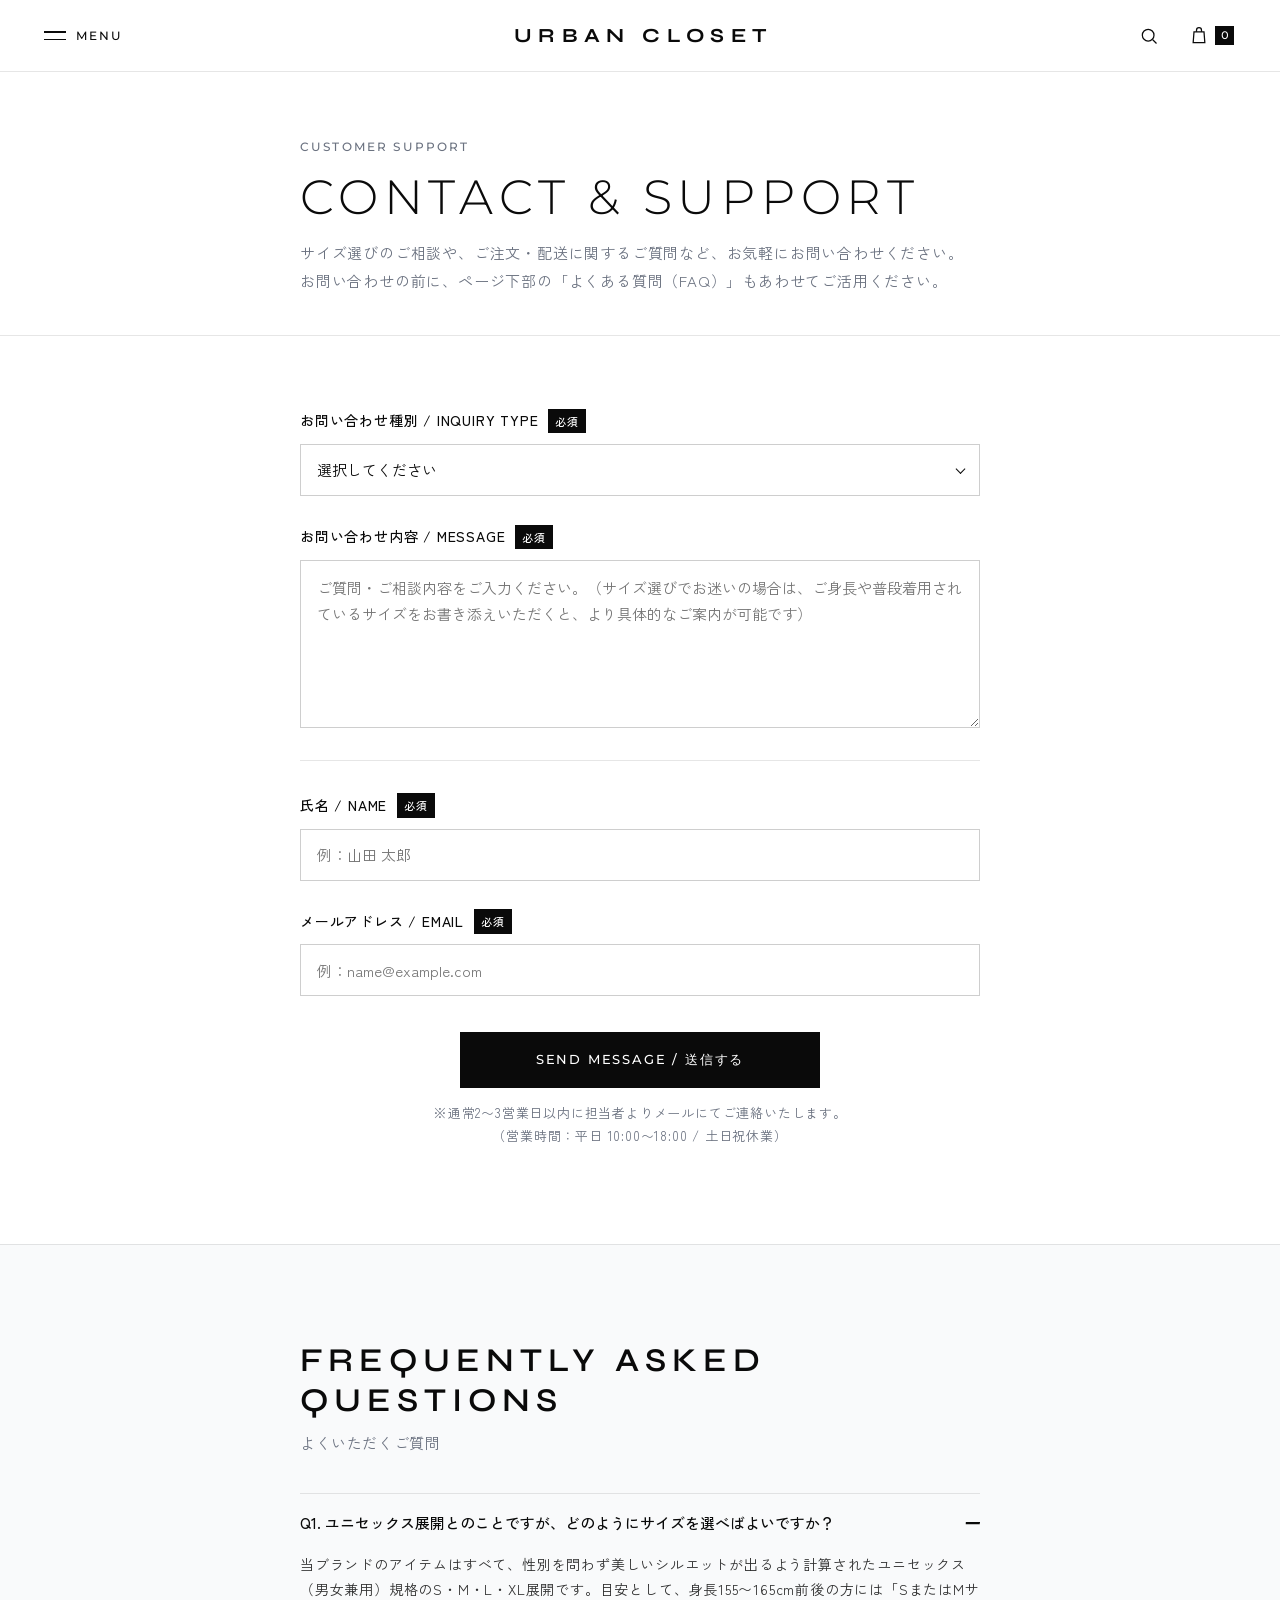
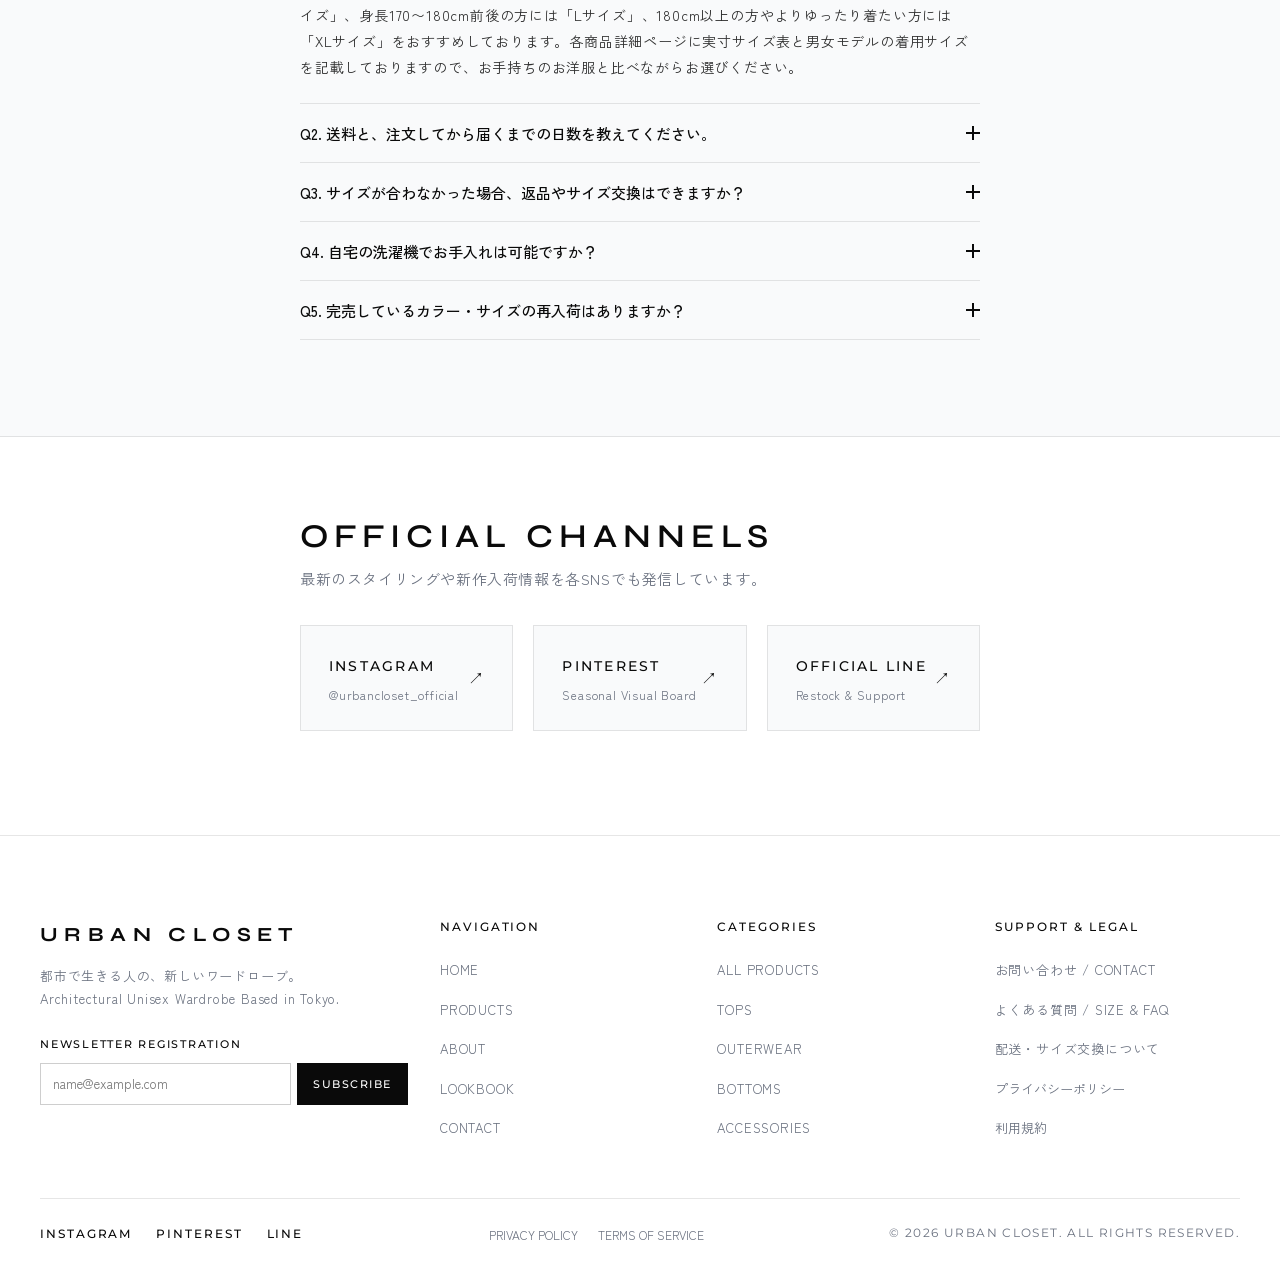
<file: contact.html>
﻿<!DOCTYPE html>
<html lang="ja">
<head>
  <meta charset="UTF-8">
  <meta name="viewport" content="width=device-width, initial-scale=1.0">
  <!-- ★CONTACTページのタイトル・説明文を変更したい場合はここを編集してください -->
  <title>CONTACT（お問い合わせ＆よくある質問） | URBAN CLOSET（アーバンクローゼット）</title>
  <meta name="description" content="URBAN CLOSET カスタマーサポートへのお問い合わせフォームおよびよくある質問（サイズ選び・送料・サイズ交換・お手入れ・再入荷）。">
  <link rel="icon" type="image/svg+xml" href="data:image/svg+xml,%3Csvg xmlns='http://www.w3.org/2000/svg' viewBox='0 0 64 64'%3E%3Crect width='64' height='64' fill='%230A0A0A'/%3E%3Ctext x='32' y='41' text-anchor='middle' font-family='Helvetica Neue,Arial,sans-serif' font-size='24' font-weight='400' letter-spacing='2' fill='%23FFFFFF'%3EUC%3C/text%3E%3C/svg%3E">
  <link rel="preconnect" href="https://fonts.googleapis.com">
  <link rel="preconnect" href="https://fonts.gstatic.com" crossorigin>
  <link href="https://fonts.googleapis.com/css2?family=Montserrat:wght@300;400;500;600;700&family=Syne:wght@400;500;600;700&family=Zen+Kaku+Gothic+New:wght@300;400;500;700&family=Inter:wght@300;400;500&display=swap" rel="stylesheet">
  <link rel="stylesheet" href="css/style.css">
</head>
<body>

  <!-- ========================================================================
       共通グローバルヘッダー（全6ページ完全統一）
       ======================================================================== -->
  <header class="site-header">
    <div class="site-header__inner">
      <button type="button" class="header-menu-btn" id="menuOpenBtn" aria-label="メニューを開く" aria-expanded="false" aria-controls="fullscreenMenu">
        <span class="header-menu-btn__bars" aria-hidden="true">
          <span></span>
          <span></span>
        </span>
        <span class="header-menu-btn__label">MENU</span>
      </button>

      <a href="index.html" class="header-logo">URBAN CLOSET</a>

      <div class="header-actions">
        <button type="button" class="header-icon-btn" id="searchToggleBtn" aria-label="商品を検索する">
          <svg viewBox="0 0 24 24" aria-hidden="true">
            <circle cx="11" cy="11" r="7"></circle>
            <line x1="16.5" y1="16.5" x2="21" y2="21"></line>
          </svg>
        </button>
        <button type="button" class="header-icon-btn" id="cartOpenBtn" aria-label="ショッピングカートを開く">
          <svg viewBox="0 0 24 24" aria-hidden="true">
            <path d="M6 7h12l1 13H5L6 7z"></path>
            <path d="M9 7V5a3 3 0 0 1 6 0v2"></path>
          </svg>
          <span class="cart-badge js-cart-count">0</span>
        </button>
      </div>
    </div>
  </header>

  <!-- リアルタイム商品検索パネル -->
  <div class="search-panel" id="searchPanel" aria-hidden="true">
    <div class="search-panel__inner">
      <form class="search-form" id="headerSearchForm" role="search">
        <label for="headerSearchInput" class="sr-only">キーワードで商品を検索</label>
        <input type="search" id="headerSearchInput" class="search-form__input" placeholder="商品名・カテゴリー・素材で検索（例：コート、リネン、パンツ）" autocomplete="off">
        <button type="submit" class="search-form__submit">SEARCH</button>
        <button type="button" class="search-form__close" id="searchCloseBtn" aria-label="検索パネルを閉じる">×</button>
      </form>
      <div class="search-results" id="searchResultsContainer"></div>
    </div>
  </div>

  <!-- フルスクリーン黒背景ナビゲーションメニュー（HOME / PRODUCTS / ABOUT / LOOKBOOK / CONTACT） -->
  <nav class="fullscreen-menu" id="fullscreenMenu" aria-hidden="true" aria-label="メインナビゲーション">
    <div class="fullscreen-menu__top">
      <button type="button" class="fullscreen-menu__close" id="menuCloseBtn" aria-label="メニューを閉じる">CLOSE ×</button>
      <a href="index.html" class="fullscreen-menu__logo">URBAN CLOSET</a>
      <span></span>
    </div>
    <div class="fullscreen-menu__body">
      <ul class="fullscreen-menu__list">
        <li class="fullscreen-menu__item">
          <a href="index.html" class="fullscreen-menu__link">
            <span class="fullscreen-menu__num">01</span>
            <span class="fullscreen-menu__en">HOME</span>
            <span class="fullscreen-menu__ja">トップ</span>
          </a>
        </li>
        <li class="fullscreen-menu__item">
          <a href="products.html" class="fullscreen-menu__link">
            <span class="fullscreen-menu__num">02</span>
            <span class="fullscreen-menu__en">PRODUCTS</span>
            <span class="fullscreen-menu__ja">商品一覧</span>
          </a>
        </li>
        <li class="fullscreen-menu__item">
          <a href="about.html" class="fullscreen-menu__link">
            <span class="fullscreen-menu__num">03</span>
            <span class="fullscreen-menu__en">ABOUT</span>
            <span class="fullscreen-menu__ja">ブランドストーリー</span>
          </a>
        </li>
        <li class="fullscreen-menu__item">
          <a href="lookbook.html" class="fullscreen-menu__link">
            <span class="fullscreen-menu__num">04</span>
            <span class="fullscreen-menu__en">LOOKBOOK</span>
            <span class="fullscreen-menu__ja">2026 SPRING ルックブック</span>
          </a>
        </li>
        <li class="fullscreen-menu__item">
          <a href="contact.html" class="fullscreen-menu__link">
            <span class="fullscreen-menu__num">05</span>
            <span class="fullscreen-menu__en">CONTACT</span>
            <span class="fullscreen-menu__ja">お問い合わせ・FAQ</span>
          </a>
        </li>
      </ul>
    </div>
    <div class="fullscreen-menu__bottom">
      <div class="fullscreen-menu__sublinks">
        <a href="products.html?category=TOPS">TOPS</a>
        <a href="products.html?category=OUTERWEAR">OUTERWEAR</a>
        <a href="products.html?category=BOTTOMS">BOTTOMS</a>
        <a href="products.html?category=ACCESSORIES">ACCESSORIES</a>
      </div>
      <div class="fullscreen-menu__sublinks">
        <a href="https://www.instagram.com/" target="_blank" rel="noopener noreferrer">INSTAGRAM</a>
        <a href="https://www.pinterest.jp/" target="_blank" rel="noopener noreferrer">PINTEREST</a>
        <a href="https://line.me/" target="_blank" rel="noopener noreferrer">LINE</a>
      </div>
    </div>
  </nav>

  <!-- 右スライド式ミニカート -->
  <div class="drawer-backdrop" id="drawerBackdrop"></div>
  <aside class="cart-drawer" id="cartDrawer" aria-hidden="true" aria-label="ショッピングカート">
    <div class="cart-drawer__header">
      <h2 class="cart-drawer__title">SHOPPING CART (<span id="cartDrawerCount">0</span>)</h2>
      <button type="button" class="cart-drawer__close" id="cartCloseBtn" aria-label="カートを閉じる">×</button>
    </div>
    <div class="cart-shipping-bar">
      <p class="cart-shipping-bar__text" id="cartShippingText">¥15,000（税込）以上のお買い上げで国内送料無料</p>
      <div class="cart-shipping-bar__track">
        <div class="cart-shipping-bar__fill" id="cartShippingFill"></div>
      </div>
    </div>
    <div class="cart-drawer__body" id="cartDrawerBody"></div>
    <div class="cart-drawer__footer" id="cartDrawerFooter">
      <div class="cart-subtotal">
        <span class="cart-subtotal__label">SUBTOTAL（税込）</span>
        <span class="cart-subtotal__amount" id="cartSubtotalAmount">¥0</span>
      </div>
      <p class="cart-shipping-note">※送料は¥15,000以上のご注文で無料（通常全国一律 ¥660）</p>
      <div class="cart-drawer__buttons">
        <button type="button" class="btn-primary" id="cartCheckoutBtn"><span class="ib">PROCEED TO CHECKOUT /</span> <span class="ib">ご購入手続きへ</span></button>
        <button type="button" class="btn-outline" id="cartContinueBtn"><span class="ib">CONTINUE SHOPPING /</span> <span class="ib">買い物を続ける</span></button>
      </div>
      <div class="cart-checkout-feedback" id="cartCheckoutFeedback" role="status"></div>
    </div>
  </aside>

  <!-- ========================================================================
       PAGE 06：CONTACT（お問い合わせフォーム・FAQ 5項目・SNSリンク）
       ======================================================================== -->
  <main>
    <section class="page-hero">
      <div class="container container--narrow">
        <span class="eyebrow">CUSTOMER SUPPORT</span>
        <h1 class="page-hero__title en-display">CONTACT &amp; SUPPORT</h1>
        <p class="page-hero__lead lead-copy">
          <span class="ib">サイズ選びのご相談や、</span><span class="ib">ご注文・配送に関するご質問など、</span><span class="ib">お気軽にお問い合わせください。</span><br>
          <span class="ib">お問い合わせの前に、</span><span class="ib">ページ下部の「よくある質問（FAQ）」もあわせてご活用ください。</span>
        </p>
      </div>
    </section>

    <!-- ======================================================================
         お問い合わせフォーム（社内共通ルール厳守：種別→内容→氏名→メールアドレスの順）
         ====================================================================== -->
    <section class="contact-section" aria-labelledby="contactFormHeading">
      <div class="container container--narrow">
        <h2 id="contactFormHeading" class="sr-only">お問い合わせ入力フォーム</h2>

        <form class="contact-form" id="contactForm" novalidate>
          <!-- 項目①：お問い合わせ種別（本題を先に配置） -->
          <div class="form-field">
            <label for="inquiryType" class="form-label">
              <span>お問い合わせ種別 / INQUIRY TYPE</span>
              <span class="badge-required">必須</span>
            </label>
            <div class="form-control-select-wrap">
              <select id="inquiryType" name="inquiryType" class="form-select" required>
                <option value="">選択してください</option>
                <option value="サイズ感・素材についてのご相談">サイズ感・素材についてのご相談</option>
                <option value="ご注文・配送について">ご注文・配送について</option>
                <option value="返品・サイズ交換について">返品・サイズ交換について</option>
                <option value="商品の在庫・再入荷について">商品の在庫・再入荷について</option>
                <option value="プレス・お取引・その他のお問い合わせ">プレス・お取引・その他のお問い合わせ</option>
              </select>
            </div>
            <p class="form-error-msg" id="errorInquiryType" role="alert"></p>
          </div>

          <!-- 項目②：お問い合わせ内容 -->
          <div class="form-field">
            <label for="inquiryMessage" class="form-label">
              <span>お問い合わせ内容 / MESSAGE</span>
              <span class="badge-required">必須</span>
            </label>
            <textarea
              id="inquiryMessage"
              name="inquiryMessage"
              class="form-textarea"
              placeholder="ご質問・ご相談内容をご入力ください。（サイズ選びでお迷いの場合は、ご身長や普段着用されているサイズをお書き添えいただくと、より具体的なご案内が可能です）"
              required
            ></textarea>
            <p class="form-error-msg" id="errorInquiryMessage" role="alert"></p>
          </div>

          <hr class="form-divider" aria-hidden="true">

          <!-- 項目③：氏名（本題のあとに連絡先情報を入力する安心設計） -->
          <div class="form-field">
            <label for="inquiryName" class="form-label">
              <span>氏名 / NAME</span>
              <span class="badge-required">必須</span>
            </label>
            <input
              type="text"
              id="inquiryName"
              name="inquiryName"
              class="form-input"
              placeholder="例：山田 太郎"
              autocomplete="name"
              required
            >
            <p class="form-error-msg" id="errorInquiryName" role="alert"></p>
          </div>

          <!-- 項目④：メールアドレス -->
          <div class="form-field">
            <label for="inquiryEmail" class="form-label">
              <span>メールアドレス / EMAIL</span>
              <span class="badge-required">必須</span>
            </label>
            <input
              type="email"
              id="inquiryEmail"
              name="inquiryEmail"
              class="form-input"
              placeholder="例：name@example.com"
              autocomplete="email"
              required
            >
            <p class="form-error-msg" id="errorInquiryEmail" role="alert"></p>
          </div>

          <!-- ★送信ボタン＆返信目安日数の補足文（日数を変えたい場合はここを編集してください） -->
          <div class="contact-submit-area">
            <button type="submit" class="btn-primary contact-submit-btn">SEND MESSAGE / 送信する</button>
            <p class="contact-reply-note">
              ※通常2〜3営業日以内に担当者よりメールにてご連絡いたします。<br>
              （営業時間：平日 10:00〜18:00 / 土日祝休業）
            </p>
          </div>
        </form>

        <!-- ★送信完了メッセージパネル（返信目安日数を変えたい場合はここも編集してください） -->
        <div class="contact-complete" id="contactCompletePanel" role="status" aria-live="polite">
          <h3 class="contact-complete__en">THANK YOU FOR YOUR INQUIRY.</h3>
          <p class="contact-complete__ja">お問い合わせを受け付けました。</p>
          <p class="contact-complete__body">
            お問い合わせいただき誠にありがとうございます。<br>
            ご入力いただいた内容を確認のうえ、<strong>通常2〜3営業日以内にメールにてご連絡いたします。</strong><br>
            万が一、数日経ってもメールが届かない場合は、迷惑メールフォルダをご確認いただくか、メールアドレスをご確認のうえ再度お問い合わせください。
          </p>
          <button type="button" class="btn-outline" id="contactNewInquiryBtn">新しいお問い合わせを入力する</button>
        </div>
      </div>
    </section>

    <!-- ======================================================================
         よくある質問（FAQ 5項目・アコーディオン形式）
         ====================================================================== -->
    <section class="faq-section" id="faq" aria-labelledby="faqHeading">
      <div class="container container--narrow">
        <div style="margin-bottom: 36px;">
          <h2 id="faqHeading" class="section-title-en">FREQUENTLY ASKED QUESTIONS</h2>
          <p class="section-subcopy">よくいただくご質問</p>
        </div>

        <!-- ★FAQの質問と回答を変更したい場合は以下の各ブロックを編集してください -->
        <div class="accordion" style="margin-top: 0;">
          <!-- Q1 -->
          <div class="accordion-item is-open" id="faq-size">
            <button type="button" class="accordion-trigger js-accordion-trigger" aria-expanded="true">
              <span>Q1. ユニセックス展開とのことですが、どのようにサイズを選べばよいですか？</span>
              <span class="accordion-icon" aria-hidden="true"></span>
            </button>
            <div class="accordion-panel">
              当ブランドのアイテムはすべて、性別を問わず美しいシルエットが出るよう計算されたユニセックス（男女兼用）規格のS・M・L・XL展開です。目安として、身長155〜165cm前後の方には「SまたはMサイズ」、身長170〜180cm前後の方には「Lサイズ」、180cm以上の方やよりゆったり着たい方には「XLサイズ」をおすすめしております。各商品詳細ページに実寸サイズ表と男女モデルの着用サイズを記載しておりますので、お手持ちのお洋服と比べながらお選びください。
            </div>
          </div>

          <!-- Q2 -->
          <div class="accordion-item" id="faq-shipping">
            <button type="button" class="accordion-trigger js-accordion-trigger" aria-expanded="false">
              <span>Q2. 送料と、注文してから届くまでの日数を教えてください。</span>
              <span class="accordion-icon" aria-hidden="true"></span>
            </button>
            <div class="accordion-panel">
              1回のご注文合計金額が15,000円（税込）以上の場合は、国内送料無料でお届けいたします（15,000円未満の場合は全国一律660円）。ご注文確定後、通常1〜3営業日以内に倉庫より発送いたします。発送完了時には追跡番号を記載したメールをお送りいたします。
            </div>
          </div>

          <!-- Q3 -->
          <div class="accordion-item" id="faq-exchange">
            <button type="button" class="accordion-trigger js-accordion-trigger" aria-expanded="false">
              <span>Q3. サイズが合わなかった場合、返品やサイズ交換はできますか？</span>
              <span class="accordion-icon" aria-hidden="true"></span>
            </button>
            <div class="accordion-panel">
              室内でのご試着のみ・商品タグが付いたままの未使用品に限り、商品到着後7日以内の「サイズ交換」を承っております。ご希望のサイズに在庫がある場合は速やかに交換手配をいたしますので、まずは本ページのお問い合わせフォームより「返品・サイズ交換について」を選択のうえご連絡ください。（※お客さま都合による返品・返金につきましては、不良品・誤配送を除き原則お受けしておりませんのでご了承ください）
            </div>
          </div>

          <!-- Q4 -->
          <div class="accordion-item" id="faq-care">
            <button type="button" class="accordion-trigger js-accordion-trigger" aria-expanded="false">
              <span>Q4. 自宅の洗濯機でお手入れは可能ですか？</span>
              <span class="accordion-icon" aria-hidden="true"></span>
            </button>
            <div class="accordion-panel">
              Tシャツ、スウェットフーディ、リネンシャツ、パンツ類など多くのアイテムはご自宅でお洗濯が可能です。生地の風合いやシルエットを長く保つため、裏返して洗濯ネットに入れ、「手洗いコース（弱水流）」での中性洗剤のご使用と、風通しの良い日陰での吊り干しをおすすめしております。ステンカラーコートなどのアウター類は、商品内側の洗濯表示をご確認のうえクリーニング店へご相談ください。
            </div>
          </div>

          <!-- Q5 -->
          <div class="accordion-item" id="faq-restock">
            <button type="button" class="accordion-trigger js-accordion-trigger" aria-expanded="false">
              <span>Q5. 完売しているカラー・サイズの再入荷はありますか？</span>
              <span class="accordion-icon" aria-hidden="true"></span>
            </button>
            <div class="accordion-panel">
              定番アイテムおよびシーズン人気商品につきましては、追加生産による再入荷を行う場合がございます。再入荷スケジュールや先行販売のご案内は、ニュースレターにご登録いただいた方へ優先的に配信しておりますので、ぜひご登録ください。個別商品の入荷予定についてはフォームからもお問い合わせいただけます。
            </div>
          </div>
        </div>
      </div>
    </section>

    <!-- オフィシャルSNS導線 -->
    <section class="sns-connect-section" aria-labelledby="snsHeading">
      <div class="container container--narrow">
        <h2 id="snsHeading" class="section-title-en">OFFICIAL CHANNELS</h2>
        <p class="section-subcopy">最新のスタイリングや新作入荷情報を各SNSでも発信しています。</p>

        <div class="sns-cards">
          <a href="https://www.instagram.com/" target="_blank" rel="noopener noreferrer" class="sns-card">
            <div>
              <span class="sns-card__name">INSTAGRAM</span>
              <span class="sns-card__sub">@urbancloset_official</span>
            </div>
            <span aria-hidden="true">↗</span>
          </a>
          <a href="https://www.pinterest.jp/" target="_blank" rel="noopener noreferrer" class="sns-card">
            <div>
              <span class="sns-card__name">PINTEREST</span>
              <span class="sns-card__sub">Seasonal Visual Board</span>
            </div>
            <span aria-hidden="true">↗</span>
          </a>
          <a href="https://line.me/" target="_blank" rel="noopener noreferrer" class="sns-card">
            <div>
              <span class="sns-card__name">OFFICIAL LINE</span>
              <span class="sns-card__sub">Restock &amp; Support</span>
            </div>
            <span aria-hidden="true">↗</span>
          </a>
        </div>
      </div>
    </section>
  </main>

  <!-- ========================================================================
       全ページ共通フッター（必須8要素完全網羅）
       ======================================================================== -->
  <footer class="site-footer">
    <div class="container">
      <div class="site-footer__grid">
        <div class="footer-brand">
          <a href="index.html" class="footer-brand__logo">URBAN CLOSET</a>
          <p class="footer-brand__tagline">
            都市で生きる人の、新しいワードローブ。<br>
            Architectural Unisex Wardrobe Based in Tokyo.
          </p>
          <div class="footer-newsletter">
            <span class="footer-newsletter__label">NEWSLETTER REGISTRATION</span>
            <form class="footer-newsletter__form js-newsletter-form" novalidate>
              <label for="footerNewsletterEmail" class="sr-only">フッターニュースレター登録用メールアドレス</label>
              <input type="email" id="footerNewsletterEmail" class="footer-newsletter__input" placeholder="name@example.com" required>
              <button type="submit" class="footer-newsletter__btn">SUBSCRIBE</button>
            </form>
            <div class="footer-newsletter__msg js-newsletter-feedback" role="status" aria-live="polite"></div>
          </div>
        </div>

        <div class="footer-col">
          <h3 class="footer-col__heading">NAVIGATION</h3>
          <ul class="footer-col__list">
            <li><a href="index.html">HOME</a></li>
            <li><a href="products.html">PRODUCTS</a></li>
            <li><a href="about.html">ABOUT</a></li>
            <li><a href="lookbook.html">LOOKBOOK</a></li>
            <li><a href="contact.html">CONTACT</a></li>
          </ul>
        </div>

        <div class="footer-col">
          <h3 class="footer-col__heading">CATEGORIES</h3>
          <ul class="footer-col__list">
            <li><a href="products.html">ALL PRODUCTS</a></li>
            <li><a href="products.html?category=TOPS">TOPS</a></li>
            <li><a href="products.html?category=OUTERWEAR">OUTERWEAR</a></li>
            <li><a href="products.html?category=BOTTOMS">BOTTOMS</a></li>
            <li><a href="products.html?category=ACCESSORIES">ACCESSORIES</a></li>
          </ul>
        </div>

        <div class="footer-col">
          <h3 class="footer-col__heading">SUPPORT &amp; LEGAL</h3>
          <ul class="footer-col__list">
            <li><a href="contact.html">お問い合わせ / CONTACT</a></li>
            <li><a href="contact.html#faq">よくある質問 / SIZE &amp; FAQ</a></li>
            <li><a href="contact.html#faq-shipping">配送・サイズ交換について</a></li>
            <li><button type="button" data-legal-modal="privacy">プライバシーポリシー</button></li>
            <li><button type="button" data-legal-modal="terms">利用規約</button></li>
          </ul>
        </div>
      </div>

      <div class="site-footer__bottom">
        <div class="footer-sns">
          <a href="https://www.instagram.com/" target="_blank" rel="noopener noreferrer">INSTAGRAM</a>
          <a href="https://www.pinterest.jp/" target="_blank" rel="noopener noreferrer">PINTEREST</a>
          <a href="https://line.me/" target="_blank" rel="noopener noreferrer">LINE</a>
        </div>
        <div class="footer-legal-inline">
          <button type="button" data-legal-modal="privacy">PRIVACY POLICY</button>
          <button type="button" data-legal-modal="terms">TERMS OF SERVICE</button>
        </div>
        <p class="footer-copyright">&copy; 2026 URBAN CLOSET. ALL RIGHTS RESERVED.</p>
      </div>
    </div>
  </footer>

  <!-- 利用規約・プライバシーポリシー共通モーダル -->
  <div class="legal-modal" id="legalModal" aria-hidden="true" role="dialog" aria-modal="true" aria-labelledby="legalModalTitle">
    <div class="legal-modal__dialog">
      <div class="legal-modal__header">
        <h2 class="legal-modal__title" id="legalModalTitle">PRIVACY POLICY</h2>
        <button type="button" class="legal-modal__close" id="legalModalCloseBtn" aria-label="モーダルを閉じる">×</button>
      </div>
      <div class="legal-modal__body" id="legalModalBody"></div>
    </div>
  </div>

  <script src="js/products-data.js"></script>
  <script src="js/app.js"></script>
</body>
</html>
</file>
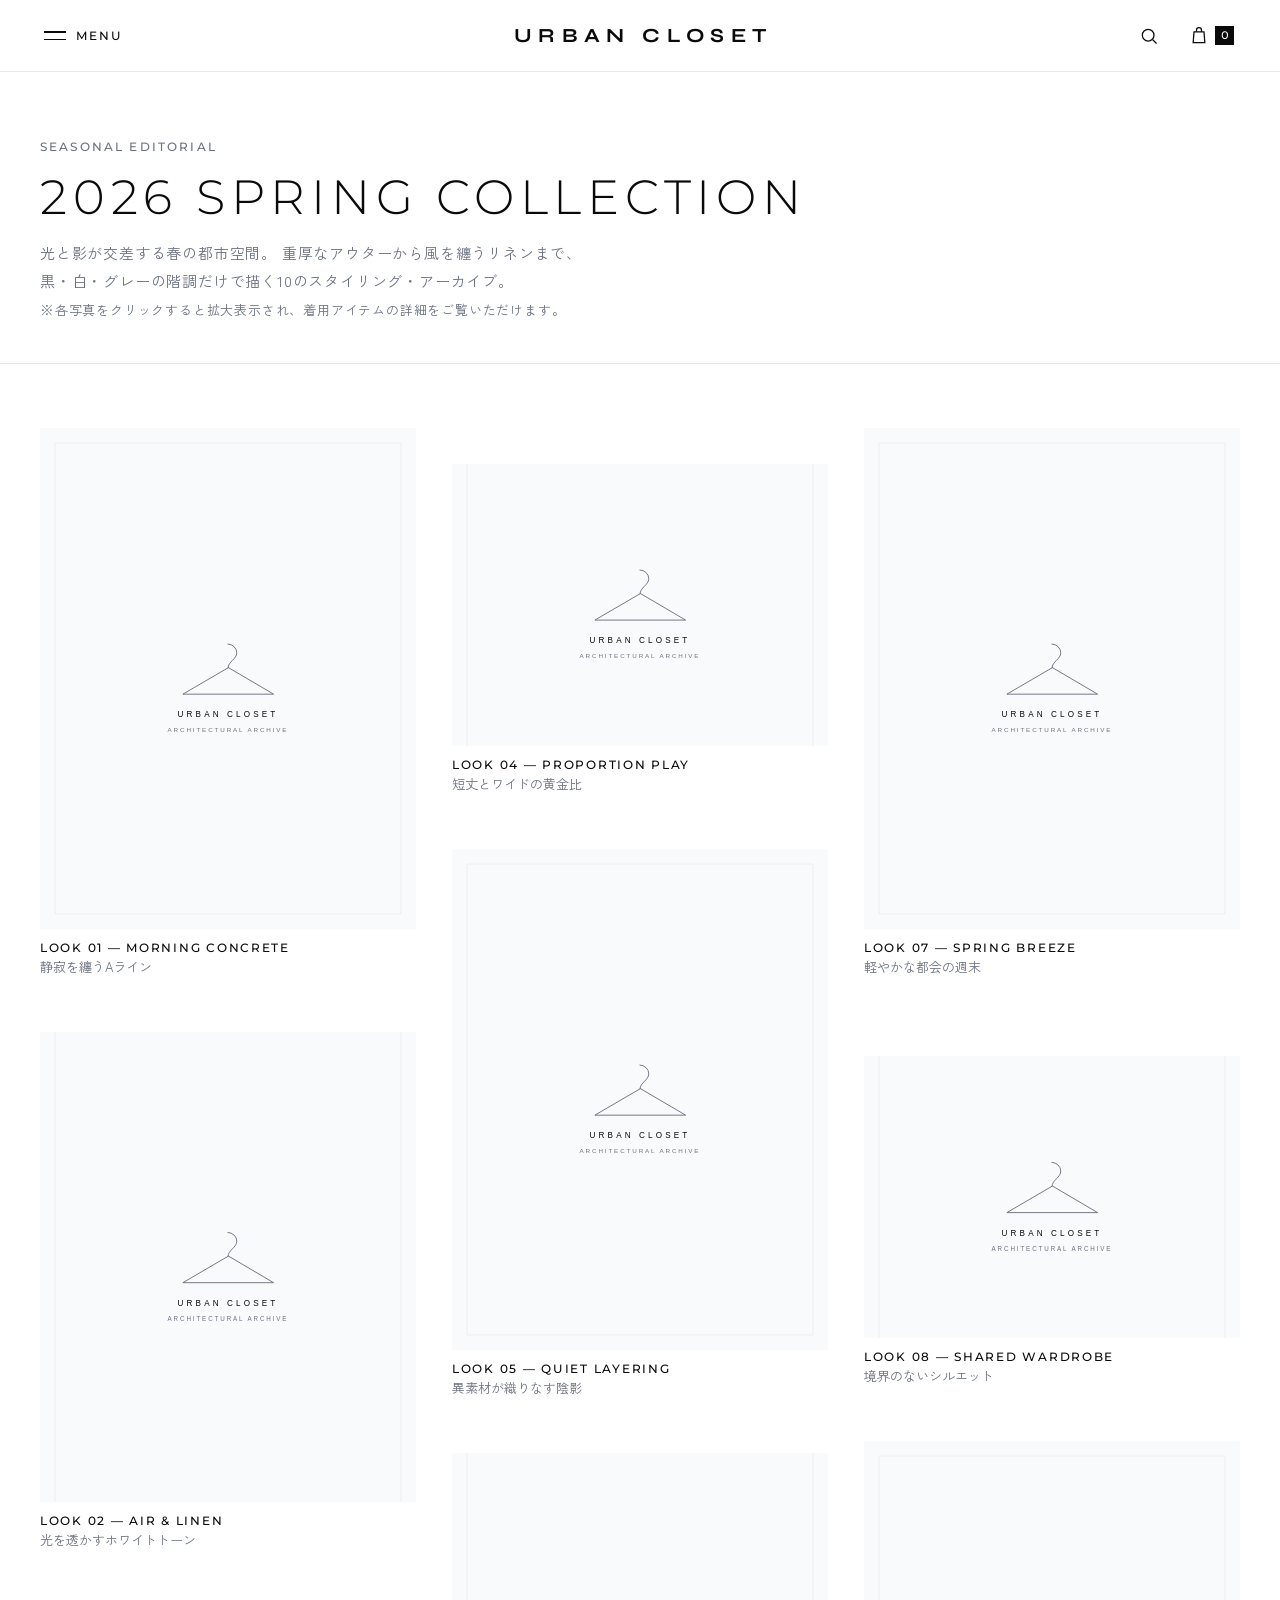
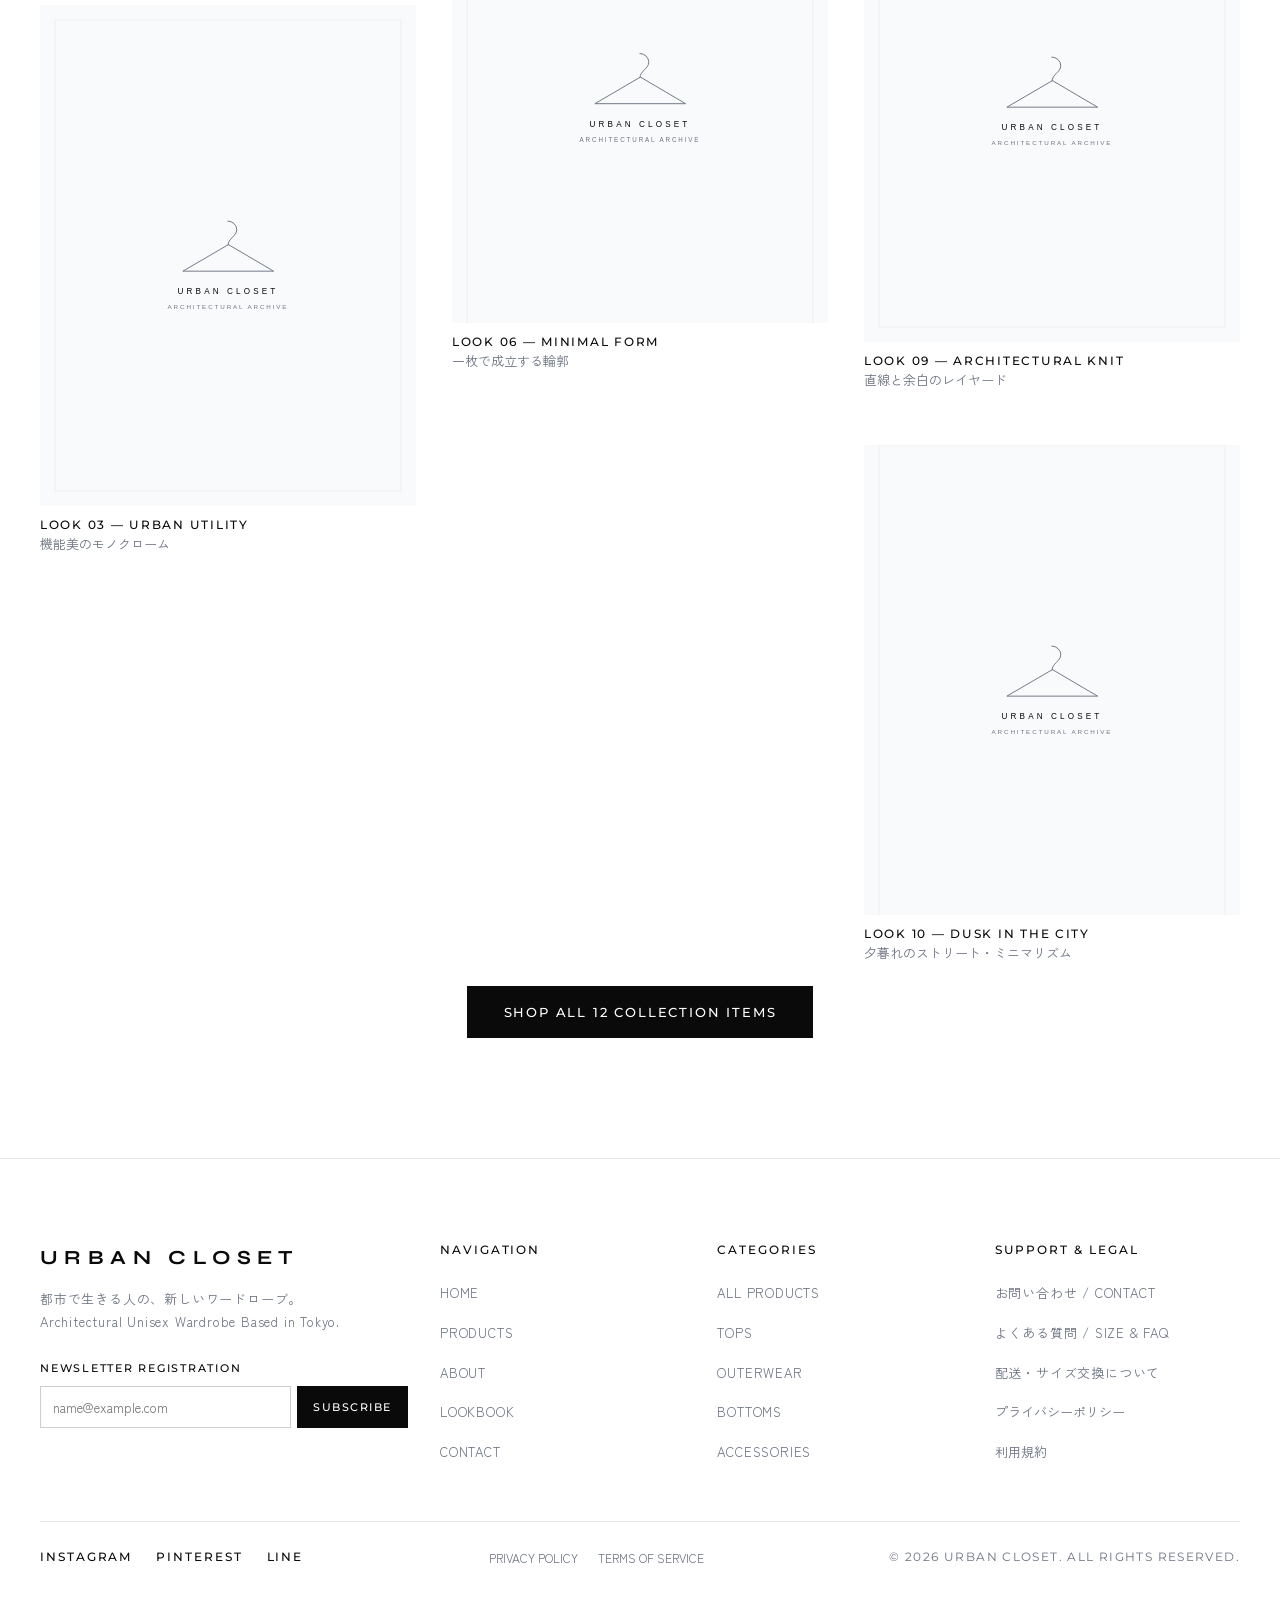
<file: lookbook.html>
﻿<!DOCTYPE html>
<html lang="ja">
<head>
  <meta charset="UTF-8">
  <meta name="viewport" content="width=device-width, initial-scale=1.0">
  <!-- ★LOOKBOOKページのタイトル・説明文を変更したい場合はここを編集してください -->
  <title>LOOKBOOK（2026 SPRING COLLECTION） | URBAN CLOSET（アーバンクローゼット）</title>
  <meta name="description" content="URBAN CLOSET 2026 SPRING COLLECTION LOOKBOOK。都市の光と陰影を纏う全10スタイルのビジュアルアーカイブと着用アイテム一覧。">
  <link rel="icon" type="image/svg+xml" href="data:image/svg+xml,%3Csvg xmlns='http://www.w3.org/2000/svg' viewBox='0 0 64 64'%3E%3Crect width='64' height='64' fill='%230A0A0A'/%3E%3Ctext x='32' y='41' text-anchor='middle' font-family='Helvetica Neue,Arial,sans-serif' font-size='24' font-weight='400' letter-spacing='2' fill='%23FFFFFF'%3EUC%3C/text%3E%3C/svg%3E">
  <link rel="preconnect" href="https://fonts.googleapis.com">
  <link rel="preconnect" href="https://fonts.gstatic.com" crossorigin>
  <link href="https://fonts.googleapis.com/css2?family=Montserrat:wght@300;400;500;600;700&family=Syne:wght@400;500;600;700&family=Zen+Kaku+Gothic+New:wght@300;400;500;700&family=Inter:wght@300;400;500&display=swap" rel="stylesheet">
  <link rel="stylesheet" href="css/style.css">
</head>
<body>

  <!-- ========================================================================
       共通グローバルヘッダー（全6ページ完全統一）
       ======================================================================== -->
  <header class="site-header">
    <div class="site-header__inner">
      <button type="button" class="header-menu-btn" id="menuOpenBtn" aria-label="メニューを開く" aria-expanded="false" aria-controls="fullscreenMenu">
        <span class="header-menu-btn__bars" aria-hidden="true">
          <span></span>
          <span></span>
        </span>
        <span class="header-menu-btn__label">MENU</span>
      </button>

      <a href="index.html" class="header-logo">URBAN CLOSET</a>

      <div class="header-actions">
        <button type="button" class="header-icon-btn" id="searchToggleBtn" aria-label="商品を検索する">
          <svg viewBox="0 0 24 24" aria-hidden="true">
            <circle cx="11" cy="11" r="7"></circle>
            <line x1="16.5" y1="16.5" x2="21" y2="21"></line>
          </svg>
        </button>
        <button type="button" class="header-icon-btn" id="cartOpenBtn" aria-label="ショッピングカートを開く">
          <svg viewBox="0 0 24 24" aria-hidden="true">
            <path d="M6 7h12l1 13H5L6 7z"></path>
            <path d="M9 7V5a3 3 0 0 1 6 0v2"></path>
          </svg>
          <span class="cart-badge js-cart-count">0</span>
        </button>
      </div>
    </div>
  </header>

  <!-- リアルタイム商品検索パネル -->
  <div class="search-panel" id="searchPanel" aria-hidden="true">
    <div class="search-panel__inner">
      <form class="search-form" id="headerSearchForm" role="search">
        <label for="headerSearchInput" class="sr-only">キーワードで商品を検索</label>
        <input type="search" id="headerSearchInput" class="search-form__input" placeholder="商品名・カテゴリー・素材で検索（例：コート、リネン、パンツ）" autocomplete="off">
        <button type="submit" class="search-form__submit">SEARCH</button>
        <button type="button" class="search-form__close" id="searchCloseBtn" aria-label="検索パネルを閉じる">×</button>
      </form>
      <div class="search-results" id="searchResultsContainer"></div>
    </div>
  </div>

  <!-- フルスクリーン黒背景ナビゲーションメニュー（HOME / PRODUCTS / ABOUT / LOOKBOOK / CONTACT） -->
  <nav class="fullscreen-menu" id="fullscreenMenu" aria-hidden="true" aria-label="メインナビゲーション">
    <div class="fullscreen-menu__top">
      <button type="button" class="fullscreen-menu__close" id="menuCloseBtn" aria-label="メニューを閉じる">CLOSE ×</button>
      <a href="index.html" class="fullscreen-menu__logo">URBAN CLOSET</a>
      <span></span>
    </div>
    <div class="fullscreen-menu__body">
      <ul class="fullscreen-menu__list">
        <li class="fullscreen-menu__item">
          <a href="index.html" class="fullscreen-menu__link">
            <span class="fullscreen-menu__num">01</span>
            <span class="fullscreen-menu__en">HOME</span>
            <span class="fullscreen-menu__ja">トップ</span>
          </a>
        </li>
        <li class="fullscreen-menu__item">
          <a href="products.html" class="fullscreen-menu__link">
            <span class="fullscreen-menu__num">02</span>
            <span class="fullscreen-menu__en">PRODUCTS</span>
            <span class="fullscreen-menu__ja">商品一覧</span>
          </a>
        </li>
        <li class="fullscreen-menu__item">
          <a href="about.html" class="fullscreen-menu__link">
            <span class="fullscreen-menu__num">03</span>
            <span class="fullscreen-menu__en">ABOUT</span>
            <span class="fullscreen-menu__ja">ブランドストーリー</span>
          </a>
        </li>
        <li class="fullscreen-menu__item">
          <a href="lookbook.html" class="fullscreen-menu__link">
            <span class="fullscreen-menu__num">04</span>
            <span class="fullscreen-menu__en">LOOKBOOK</span>
            <span class="fullscreen-menu__ja">2026 SPRING ルックブック</span>
          </a>
        </li>
        <li class="fullscreen-menu__item">
          <a href="contact.html" class="fullscreen-menu__link">
            <span class="fullscreen-menu__num">05</span>
            <span class="fullscreen-menu__en">CONTACT</span>
            <span class="fullscreen-menu__ja">お問い合わせ・FAQ</span>
          </a>
        </li>
      </ul>
    </div>
    <div class="fullscreen-menu__bottom">
      <div class="fullscreen-menu__sublinks">
        <a href="products.html?category=TOPS">TOPS</a>
        <a href="products.html?category=OUTERWEAR">OUTERWEAR</a>
        <a href="products.html?category=BOTTOMS">BOTTOMS</a>
        <a href="products.html?category=ACCESSORIES">ACCESSORIES</a>
      </div>
      <div class="fullscreen-menu__sublinks">
        <a href="https://www.instagram.com/" target="_blank" rel="noopener noreferrer">INSTAGRAM</a>
        <a href="https://www.pinterest.jp/" target="_blank" rel="noopener noreferrer">PINTEREST</a>
        <a href="https://line.me/" target="_blank" rel="noopener noreferrer">LINE</a>
      </div>
    </div>
  </nav>

  <!-- 右スライド式ミニカート -->
  <div class="drawer-backdrop" id="drawerBackdrop"></div>
  <aside class="cart-drawer" id="cartDrawer" aria-hidden="true" aria-label="ショッピングカート">
    <div class="cart-drawer__header">
      <h2 class="cart-drawer__title">SHOPPING CART (<span id="cartDrawerCount">0</span>)</h2>
      <button type="button" class="cart-drawer__close" id="cartCloseBtn" aria-label="カートを閉じる">×</button>
    </div>
    <div class="cart-shipping-bar">
      <p class="cart-shipping-bar__text" id="cartShippingText">¥15,000（税込）以上のお買い上げで国内送料無料</p>
      <div class="cart-shipping-bar__track">
        <div class="cart-shipping-bar__fill" id="cartShippingFill"></div>
      </div>
    </div>
    <div class="cart-drawer__body" id="cartDrawerBody"></div>
    <div class="cart-drawer__footer" id="cartDrawerFooter">
      <div class="cart-subtotal">
        <span class="cart-subtotal__label">SUBTOTAL（税込）</span>
        <span class="cart-subtotal__amount" id="cartSubtotalAmount">¥0</span>
      </div>
      <p class="cart-shipping-note">※送料は¥15,000以上のご注文で無料（通常全国一律 ¥660）</p>
      <div class="cart-drawer__buttons">
        <button type="button" class="btn-primary" id="cartCheckoutBtn"><span class="ib">PROCEED TO CHECKOUT /</span> <span class="ib">ご購入手続きへ</span></button>
        <button type="button" class="btn-outline" id="cartContinueBtn"><span class="ib">CONTINUE SHOPPING /</span> <span class="ib">買い物を続ける</span></button>
      </div>
      <div class="cart-checkout-feedback" id="cartCheckoutFeedback" role="status"></div>
    </div>
  </aside>

  <!-- ========================================================================
       PAGE 05：LOOKBOOK（2026 SPRING COLLECTION 全10カット・マソンリー）
       ======================================================================== -->
  <main>
    <section class="page-hero">
      <div class="container">
        <span class="eyebrow">SEASONAL EDITORIAL</span>
        <!-- ★LOOKBOOKタイトル・リード文を変更したい場合はここを編集してください -->
        <h1 class="page-hero__title en-display">2026 SPRING COLLECTION</h1>
        <p class="page-hero__lead lead-copy">
          <span class="ib">光と影が交差する春の都市空間。</span>
          <span class="ib">重厚なアウターから風を纏うリネンまで、</span><span class="ib">黒・白・グレーの階調だけで描く10のスタイリング・アーカイブ。</span><br>
          <span style="font-size: 0.8125rem;">※各写真をクリックすると拡大表示され、着用アイテムの詳細をご覧いただけます。</span>
        </p>
      </div>
    </section>

    <section class="lookbook-section" aria-label="2026 SPRING ルックブックギャラリー">
      <div class="container">
        <!-- ★全10カットのルックカードは js/products-data.js の lookbook 配列から自動描画されます -->
        <div class="lookbook-masonry" id="lookbookMasonry"></div>

        <div style="text-align: center; margin-top: 24px;">
          <a href="products.html" class="btn-primary">SHOP ALL 12 COLLECTION ITEMS</a>
        </div>
      </div>
    </section>
  </main>

  <!-- ルック拡大＆着用アイテムリンク付きライトボックス（前後移動・矢印キー・ESC・スワイプ対応） -->
  <div class="lightbox" id="lightboxModal" aria-hidden="true" role="dialog" aria-modal="true" aria-label="ルックブック拡大ビュー">
    <div class="lightbox__header">
      <span class="lightbox__counter" id="lightboxCounter">01 / 10</span>
      <button type="button" class="lightbox__close" id="lightboxCloseBtn" aria-label="拡大ビューを閉じる">CLOSE [×]</button>
    </div>
    <div class="lightbox__stage">
      <div class="lightbox__media-area" id="lightboxMediaArea">
        <button type="button" class="lightbox__nav lightbox__nav--prev" id="lightboxPrevBtn" aria-label="前のルックへ">← PREV</button>
        <img src="[data-uri]" alt="" class="lightbox__img" id="lightboxImage">
        <button type="button" class="lightbox__nav lightbox__nav--next" id="lightboxNextBtn" aria-label="次のルックへ">NEXT →</button>
      </div>
      <aside class="lightbox__sidebar" id="lightboxSidebar" aria-label="着用アイテム情報"></aside>
    </div>
  </div>

  <!-- ========================================================================
       全ページ共通フッター（必須8要素完全網羅）
       ======================================================================== -->
  <footer class="site-footer">
    <div class="container">
      <div class="site-footer__grid">
        <div class="footer-brand">
          <a href="index.html" class="footer-brand__logo">URBAN CLOSET</a>
          <p class="footer-brand__tagline">
            都市で生きる人の、新しいワードローブ。<br>
            Architectural Unisex Wardrobe Based in Tokyo.
          </p>
          <div class="footer-newsletter">
            <span class="footer-newsletter__label">NEWSLETTER REGISTRATION</span>
            <form class="footer-newsletter__form js-newsletter-form" novalidate>
              <label for="footerNewsletterEmail" class="sr-only">フッターニュースレター登録用メールアドレス</label>
              <input type="email" id="footerNewsletterEmail" class="footer-newsletter__input" placeholder="name@example.com" required>
              <button type="submit" class="footer-newsletter__btn">SUBSCRIBE</button>
            </form>
            <div class="footer-newsletter__msg js-newsletter-feedback" role="status" aria-live="polite"></div>
          </div>
        </div>

        <div class="footer-col">
          <h3 class="footer-col__heading">NAVIGATION</h3>
          <ul class="footer-col__list">
            <li><a href="index.html">HOME</a></li>
            <li><a href="products.html">PRODUCTS</a></li>
            <li><a href="about.html">ABOUT</a></li>
            <li><a href="lookbook.html">LOOKBOOK</a></li>
            <li><a href="contact.html">CONTACT</a></li>
          </ul>
        </div>

        <div class="footer-col">
          <h3 class="footer-col__heading">CATEGORIES</h3>
          <ul class="footer-col__list">
            <li><a href="products.html">ALL PRODUCTS</a></li>
            <li><a href="products.html?category=TOPS">TOPS</a></li>
            <li><a href="products.html?category=OUTERWEAR">OUTERWEAR</a></li>
            <li><a href="products.html?category=BOTTOMS">BOTTOMS</a></li>
            <li><a href="products.html?category=ACCESSORIES">ACCESSORIES</a></li>
          </ul>
        </div>

        <div class="footer-col">
          <h3 class="footer-col__heading">SUPPORT &amp; LEGAL</h3>
          <ul class="footer-col__list">
            <li><a href="contact.html">お問い合わせ / CONTACT</a></li>
            <li><a href="contact.html#faq">よくある質問 / SIZE &amp; FAQ</a></li>
            <li><a href="contact.html#faq-shipping">配送・サイズ交換について</a></li>
            <li><button type="button" data-legal-modal="privacy">プライバシーポリシー</button></li>
            <li><button type="button" data-legal-modal="terms">利用規約</button></li>
          </ul>
        </div>
      </div>

      <div class="site-footer__bottom">
        <div class="footer-sns">
          <a href="https://www.instagram.com/" target="_blank" rel="noopener noreferrer">INSTAGRAM</a>
          <a href="https://www.pinterest.jp/" target="_blank" rel="noopener noreferrer">PINTEREST</a>
          <a href="https://line.me/" target="_blank" rel="noopener noreferrer">LINE</a>
        </div>
        <div class="footer-legal-inline">
          <button type="button" data-legal-modal="privacy">PRIVACY POLICY</button>
          <button type="button" data-legal-modal="terms">TERMS OF SERVICE</button>
        </div>
        <p class="footer-copyright">&copy; 2026 URBAN CLOSET. ALL RIGHTS RESERVED.</p>
      </div>
    </div>
  </footer>

  <!-- 利用規約・プライバシーポリシー共通モーダル -->
  <div class="legal-modal" id="legalModal" aria-hidden="true" role="dialog" aria-modal="true" aria-labelledby="legalModalTitle">
    <div class="legal-modal__dialog">
      <div class="legal-modal__header">
        <h2 class="legal-modal__title" id="legalModalTitle">PRIVACY POLICY</h2>
        <button type="button" class="legal-modal__close" id="legalModalCloseBtn" aria-label="モーダルを閉じる">×</button>
      </div>
      <div class="legal-modal__body" id="legalModalBody"></div>
    </div>
  </div>

  <script src="js/products-data.js"></script>
  <script src="js/app.js"></script>
</body>
</html>
</file>
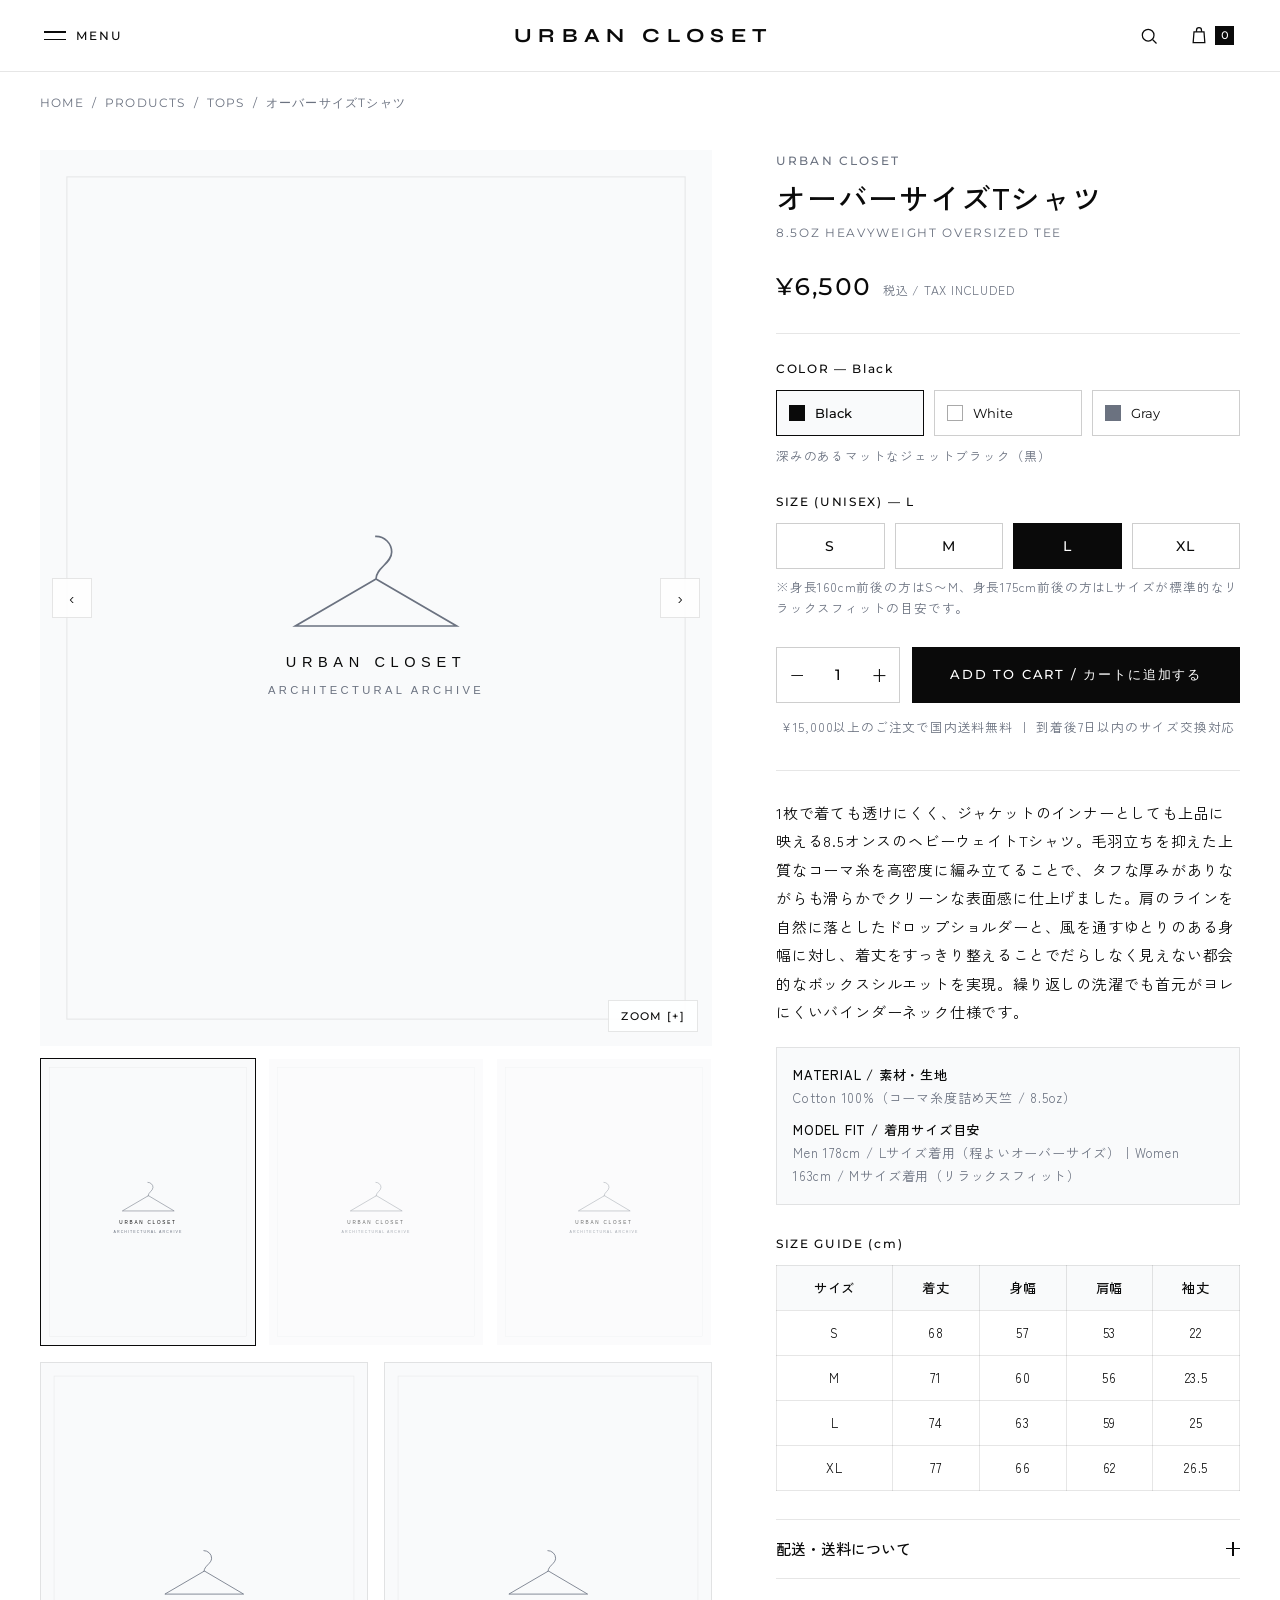
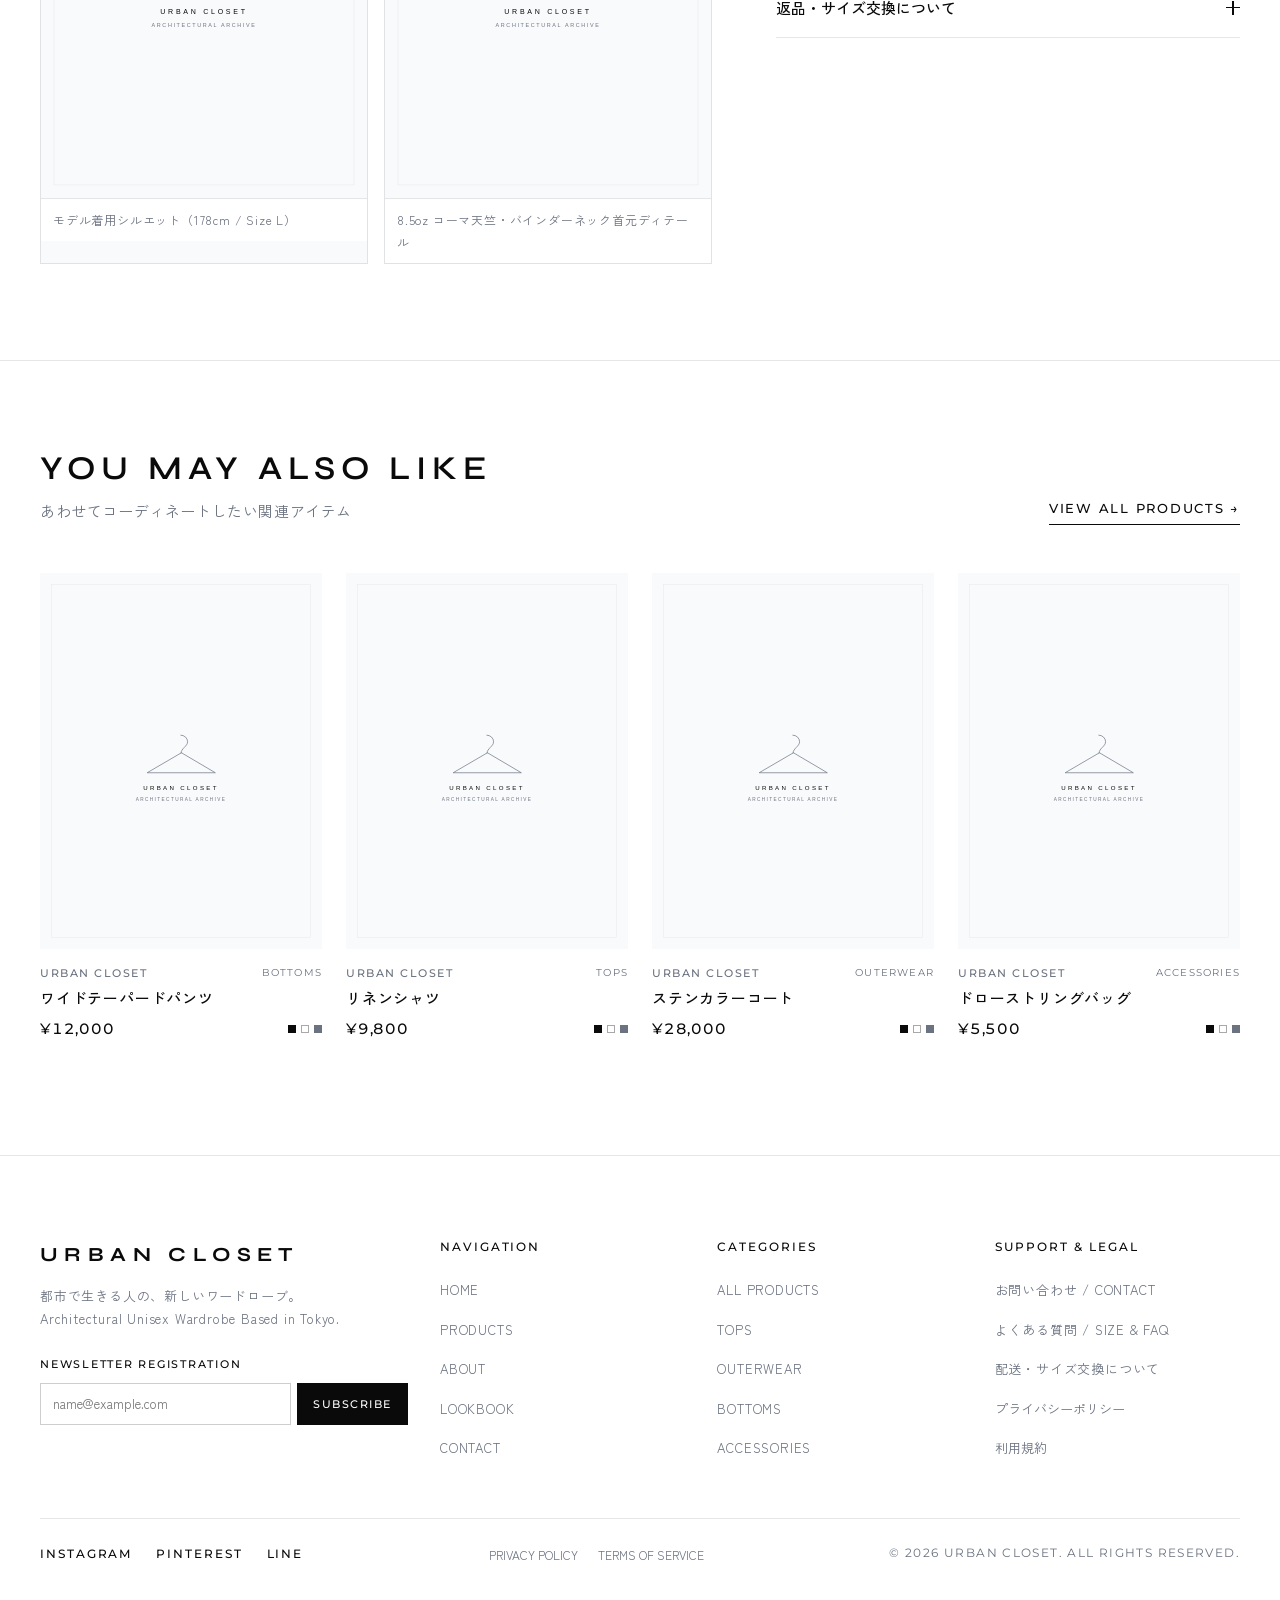
<file: product.html>
﻿<!DOCTYPE html>
<html lang="ja">
<head>
  <meta charset="UTF-8">
  <meta name="viewport" content="width=device-width, initial-scale=1.0">
  <!-- ★商品詳細ページのタイトルはURLパラメータ（?id=...）に応じて自動更新されます -->
  <title>PRODUCT DETAIL | URBAN CLOSET（アーバンクローゼット）</title>
  <meta name="description" content="URBAN CLOSET 公式オンラインストア商品詳細ページ。素材スペック・ユニセックス実寸サイズガイド・着用シルエットをご確認いただけます。">
  <link rel="icon" type="image/svg+xml" href="data:image/svg+xml,%3Csvg xmlns='http://www.w3.org/2000/svg' viewBox='0 0 64 64'%3E%3Crect width='64' height='64' fill='%230A0A0A'/%3E%3Ctext x='32' y='41' text-anchor='middle' font-family='Helvetica Neue,Arial,sans-serif' font-size='24' font-weight='400' letter-spacing='2' fill='%23FFFFFF'%3EUC%3C/text%3E%3C/svg%3E">
  <link rel="preconnect" href="https://fonts.googleapis.com">
  <link rel="preconnect" href="https://fonts.gstatic.com" crossorigin>
  <link href="https://fonts.googleapis.com/css2?family=Montserrat:wght@300;400;500;600;700&family=Syne:wght@400;500;600;700&family=Zen+Kaku+Gothic+New:wght@300;400;500;700&family=Inter:wght@300;400;500&display=swap" rel="stylesheet">
  <link rel="stylesheet" href="css/style.css">
</head>
<body>

  <!-- ========================================================================
       共通グローバルヘッダー（全6ページ完全統一）
       ======================================================================== -->
  <header class="site-header">
    <div class="site-header__inner">
      <button type="button" class="header-menu-btn" id="menuOpenBtn" aria-label="メニューを開く" aria-expanded="false" aria-controls="fullscreenMenu">
        <span class="header-menu-btn__bars" aria-hidden="true">
          <span></span>
          <span></span>
        </span>
        <span class="header-menu-btn__label">MENU</span>
      </button>

      <a href="index.html" class="header-logo">URBAN CLOSET</a>

      <div class="header-actions">
        <button type="button" class="header-icon-btn" id="searchToggleBtn" aria-label="商品を検索する">
          <svg viewBox="0 0 24 24" aria-hidden="true">
            <circle cx="11" cy="11" r="7"></circle>
            <line x1="16.5" y1="16.5" x2="21" y2="21"></line>
          </svg>
        </button>
        <button type="button" class="header-icon-btn" id="cartOpenBtn" aria-label="ショッピングカートを開く">
          <svg viewBox="0 0 24 24" aria-hidden="true">
            <path d="M6 7h12l1 13H5L6 7z"></path>
            <path d="M9 7V5a3 3 0 0 1 6 0v2"></path>
          </svg>
          <span class="cart-badge js-cart-count">0</span>
        </button>
      </div>
    </div>
  </header>

  <!-- リアルタイム商品検索パネル -->
  <div class="search-panel" id="searchPanel" aria-hidden="true">
    <div class="search-panel__inner">
      <form class="search-form" id="headerSearchForm" role="search">
        <label for="headerSearchInput" class="sr-only">キーワードで商品を検索</label>
        <input type="search" id="headerSearchInput" class="search-form__input" placeholder="商品名・カテゴリー・素材で検索（例：コート、リネン、パンツ）" autocomplete="off">
        <button type="submit" class="search-form__submit">SEARCH</button>
        <button type="button" class="search-form__close" id="searchCloseBtn" aria-label="検索パネルを閉じる">×</button>
      </form>
      <div class="search-results" id="searchResultsContainer"></div>
    </div>
  </div>

  <!-- フルスクリーン黒背景ナビゲーションメニュー（HOME / PRODUCTS / ABOUT / LOOKBOOK / CONTACT） -->
  <nav class="fullscreen-menu" id="fullscreenMenu" aria-hidden="true" aria-label="メインナビゲーション">
    <div class="fullscreen-menu__top">
      <button type="button" class="fullscreen-menu__close" id="menuCloseBtn" aria-label="メニューを閉じる">CLOSE ×</button>
      <a href="index.html" class="fullscreen-menu__logo">URBAN CLOSET</a>
      <span></span>
    </div>
    <div class="fullscreen-menu__body">
      <ul class="fullscreen-menu__list">
        <li class="fullscreen-menu__item">
          <a href="index.html" class="fullscreen-menu__link">
            <span class="fullscreen-menu__num">01</span>
            <span class="fullscreen-menu__en">HOME</span>
            <span class="fullscreen-menu__ja">トップ</span>
          </a>
        </li>
        <li class="fullscreen-menu__item">
          <a href="products.html" class="fullscreen-menu__link">
            <span class="fullscreen-menu__num">02</span>
            <span class="fullscreen-menu__en">PRODUCTS</span>
            <span class="fullscreen-menu__ja">商品一覧</span>
          </a>
        </li>
        <li class="fullscreen-menu__item">
          <a href="about.html" class="fullscreen-menu__link">
            <span class="fullscreen-menu__num">03</span>
            <span class="fullscreen-menu__en">ABOUT</span>
            <span class="fullscreen-menu__ja">ブランドストーリー</span>
          </a>
        </li>
        <li class="fullscreen-menu__item">
          <a href="lookbook.html" class="fullscreen-menu__link">
            <span class="fullscreen-menu__num">04</span>
            <span class="fullscreen-menu__en">LOOKBOOK</span>
            <span class="fullscreen-menu__ja">2026 SPRING ルックブック</span>
          </a>
        </li>
        <li class="fullscreen-menu__item">
          <a href="contact.html" class="fullscreen-menu__link">
            <span class="fullscreen-menu__num">05</span>
            <span class="fullscreen-menu__en">CONTACT</span>
            <span class="fullscreen-menu__ja">お問い合わせ・FAQ</span>
          </a>
        </li>
      </ul>
    </div>
    <div class="fullscreen-menu__bottom">
      <div class="fullscreen-menu__sublinks">
        <a href="products.html?category=TOPS">TOPS</a>
        <a href="products.html?category=OUTERWEAR">OUTERWEAR</a>
        <a href="products.html?category=BOTTOMS">BOTTOMS</a>
        <a href="products.html?category=ACCESSORIES">ACCESSORIES</a>
      </div>
      <div class="fullscreen-menu__sublinks">
        <a href="https://www.instagram.com/" target="_blank" rel="noopener noreferrer">INSTAGRAM</a>
        <a href="https://www.pinterest.jp/" target="_blank" rel="noopener noreferrer">PINTEREST</a>
        <a href="https://line.me/" target="_blank" rel="noopener noreferrer">LINE</a>
      </div>
    </div>
  </nav>

  <!-- 右スライド式ミニカート -->
  <div class="drawer-backdrop" id="drawerBackdrop"></div>
  <aside class="cart-drawer" id="cartDrawer" aria-hidden="true" aria-label="ショッピングカート">
    <div class="cart-drawer__header">
      <h2 class="cart-drawer__title">SHOPPING CART (<span id="cartDrawerCount">0</span>)</h2>
      <button type="button" class="cart-drawer__close" id="cartCloseBtn" aria-label="カートを閉じる">×</button>
    </div>
    <div class="cart-shipping-bar">
      <p class="cart-shipping-bar__text" id="cartShippingText">¥15,000（税込）以上のお買い上げで国内送料無料</p>
      <div class="cart-shipping-bar__track">
        <div class="cart-shipping-bar__fill" id="cartShippingFill"></div>
      </div>
    </div>
    <div class="cart-drawer__body" id="cartDrawerBody"></div>
    <div class="cart-drawer__footer" id="cartDrawerFooter">
      <div class="cart-subtotal">
        <span class="cart-subtotal__label">SUBTOTAL（税込）</span>
        <span class="cart-subtotal__amount" id="cartSubtotalAmount">¥0</span>
      </div>
      <p class="cart-shipping-note">※送料は¥15,000以上のご注文で無料（通常全国一律 ¥660）</p>
      <div class="cart-drawer__buttons">
        <button type="button" class="btn-primary" id="cartCheckoutBtn"><span class="ib">PROCEED TO CHECKOUT /</span> <span class="ib">ご購入手続きへ</span></button>
        <button type="button" class="btn-outline" id="cartContinueBtn"><span class="ib">CONTINUE SHOPPING /</span> <span class="ib">買い物を続ける</span></button>
      </div>
      <div class="cart-checkout-feedback" id="cartCheckoutFeedback" role="status"></div>
    </div>
  </aside>

  <!-- ========================================================================
       PAGE 03：PRODUCT DETAIL（商品詳細・動的描画＆関連商品4点）
       ======================================================================== -->
  <main>
    <!-- パンくずリスト -->
    <div class="container">
      <nav class="breadcrumb" aria-label="パンくずリスト">
        <ol class="breadcrumb__list">
          <li><a href="index.html">HOME</a></li>
          <li aria-hidden="true">/</li>
          <li><a href="products.html">PRODUCTS</a></li>
          <li aria-hidden="true">/</li>
          <li><a href="products.html" id="bcCategory">CATEGORY</a></li>
          <li aria-hidden="true">/</li>
          <li id="bcProduct" aria-current="page">ITEM</li>
        </ol>
      </nav>
    </div>

    <!-- ★商品詳細メイン領域（js/products-data.js の該当商品データを自動描画します） -->
    <section class="product-detail-section">
      <div class="container" id="productDetailRoot"></div>
    </section>

    <!-- 関連商品4点（RELATED PRODUCTS） -->
    <section class="related-section" aria-labelledby="relatedHeading">
      <div class="container">
        <div class="section-header">
          <div>
            <h2 id="relatedHeading" class="section-title-en">YOU MAY ALSO LIKE</h2>
            <p class="section-subcopy">あわせてコーディネートしたい関連アイテム</p>
          </div>
          <a href="products.html" class="link-arrow">VIEW ALL PRODUCTS →</a>
        </div>
        <div class="product-grid" id="relatedProductsGrid"></div>
      </div>
    </section>
  </main>

  <!-- 画像拡大表示用ライトボックス（前後移動・ESCキー・スワイプ対応） -->
  <div class="lightbox lightbox--image-only" id="lightboxModal" aria-hidden="true" role="dialog" aria-modal="true" aria-label="商品画像拡大プレビュー">
    <div class="lightbox__header">
      <span class="lightbox__counter" id="lightboxCounter">01 / 03</span>
      <button type="button" class="lightbox__close" id="lightboxCloseBtn" aria-label="拡大表示を閉じる">CLOSE [×]</button>
    </div>
    <div class="lightbox__stage">
      <div class="lightbox__media-area" id="lightboxMediaArea">
        <button type="button" class="lightbox__nav lightbox__nav--prev" id="lightboxPrevBtn" aria-label="前の画像へ">← PREV</button>
        <img src="[data-uri]" alt="" class="lightbox__img" id="lightboxImage">
        <button type="button" class="lightbox__nav lightbox__nav--next" id="lightboxNextBtn" aria-label="次の画像へ">NEXT →</button>
      </div>
      <div class="lightbox__sidebar" id="lightboxSidebar"></div>
    </div>
  </div>

  <!-- ========================================================================
       全ページ共通フッター（必須8要素完全網羅）
       ======================================================================== -->
  <footer class="site-footer">
    <div class="container">
      <div class="site-footer__grid">
        <div class="footer-brand">
          <a href="index.html" class="footer-brand__logo">URBAN CLOSET</a>
          <p class="footer-brand__tagline">
            都市で生きる人の、新しいワードローブ。<br>
            Architectural Unisex Wardrobe Based in Tokyo.
          </p>
          <div class="footer-newsletter">
            <span class="footer-newsletter__label">NEWSLETTER REGISTRATION</span>
            <form class="footer-newsletter__form js-newsletter-form" novalidate>
              <label for="footerNewsletterEmail" class="sr-only">フッターニュースレター登録用メールアドレス</label>
              <input type="email" id="footerNewsletterEmail" class="footer-newsletter__input" placeholder="name@example.com" required>
              <button type="submit" class="footer-newsletter__btn">SUBSCRIBE</button>
            </form>
            <div class="footer-newsletter__msg js-newsletter-feedback" role="status" aria-live="polite"></div>
          </div>
        </div>

        <div class="footer-col">
          <h3 class="footer-col__heading">NAVIGATION</h3>
          <ul class="footer-col__list">
            <li><a href="index.html">HOME</a></li>
            <li><a href="products.html">PRODUCTS</a></li>
            <li><a href="about.html">ABOUT</a></li>
            <li><a href="lookbook.html">LOOKBOOK</a></li>
            <li><a href="contact.html">CONTACT</a></li>
          </ul>
        </div>

        <div class="footer-col">
          <h3 class="footer-col__heading">CATEGORIES</h3>
          <ul class="footer-col__list">
            <li><a href="products.html">ALL PRODUCTS</a></li>
            <li><a href="products.html?category=TOPS">TOPS</a></li>
            <li><a href="products.html?category=OUTERWEAR">OUTERWEAR</a></li>
            <li><a href="products.html?category=BOTTOMS">BOTTOMS</a></li>
            <li><a href="products.html?category=ACCESSORIES">ACCESSORIES</a></li>
          </ul>
        </div>

        <div class="footer-col">
          <h3 class="footer-col__heading">SUPPORT &amp; LEGAL</h3>
          <ul class="footer-col__list">
            <li><a href="contact.html">お問い合わせ / CONTACT</a></li>
            <li><a href="contact.html#faq">よくある質問 / SIZE &amp; FAQ</a></li>
            <li><a href="contact.html#faq-shipping">配送・サイズ交換について</a></li>
            <li><button type="button" data-legal-modal="privacy">プライバシーポリシー</button></li>
            <li><button type="button" data-legal-modal="terms">利用規約</button></li>
          </ul>
        </div>
      </div>

      <div class="site-footer__bottom">
        <div class="footer-sns">
          <a href="https://www.instagram.com/" target="_blank" rel="noopener noreferrer">INSTAGRAM</a>
          <a href="https://www.pinterest.jp/" target="_blank" rel="noopener noreferrer">PINTEREST</a>
          <a href="https://line.me/" target="_blank" rel="noopener noreferrer">LINE</a>
        </div>
        <div class="footer-legal-inline">
          <button type="button" data-legal-modal="privacy">PRIVACY POLICY</button>
          <button type="button" data-legal-modal="terms">TERMS OF SERVICE</button>
        </div>
        <p class="footer-copyright">&copy; 2026 URBAN CLOSET. ALL RIGHTS RESERVED.</p>
      </div>
    </div>
  </footer>

  <!-- 利用規約・プライバシーポリシー共通モーダル -->
  <div class="legal-modal" id="legalModal" aria-hidden="true" role="dialog" aria-modal="true" aria-labelledby="legalModalTitle">
    <div class="legal-modal__dialog">
      <div class="legal-modal__header">
        <h2 class="legal-modal__title" id="legalModalTitle">PRIVACY POLICY</h2>
        <button type="button" class="legal-modal__close" id="legalModalCloseBtn" aria-label="モーダルを閉じる">×</button>
      </div>
      <div class="legal-modal__body" id="legalModalBody"></div>
    </div>
  </div>

  <script src="js/products-data.js"></script>
  <script src="js/app.js"></script>
</body>
</html>
</file>
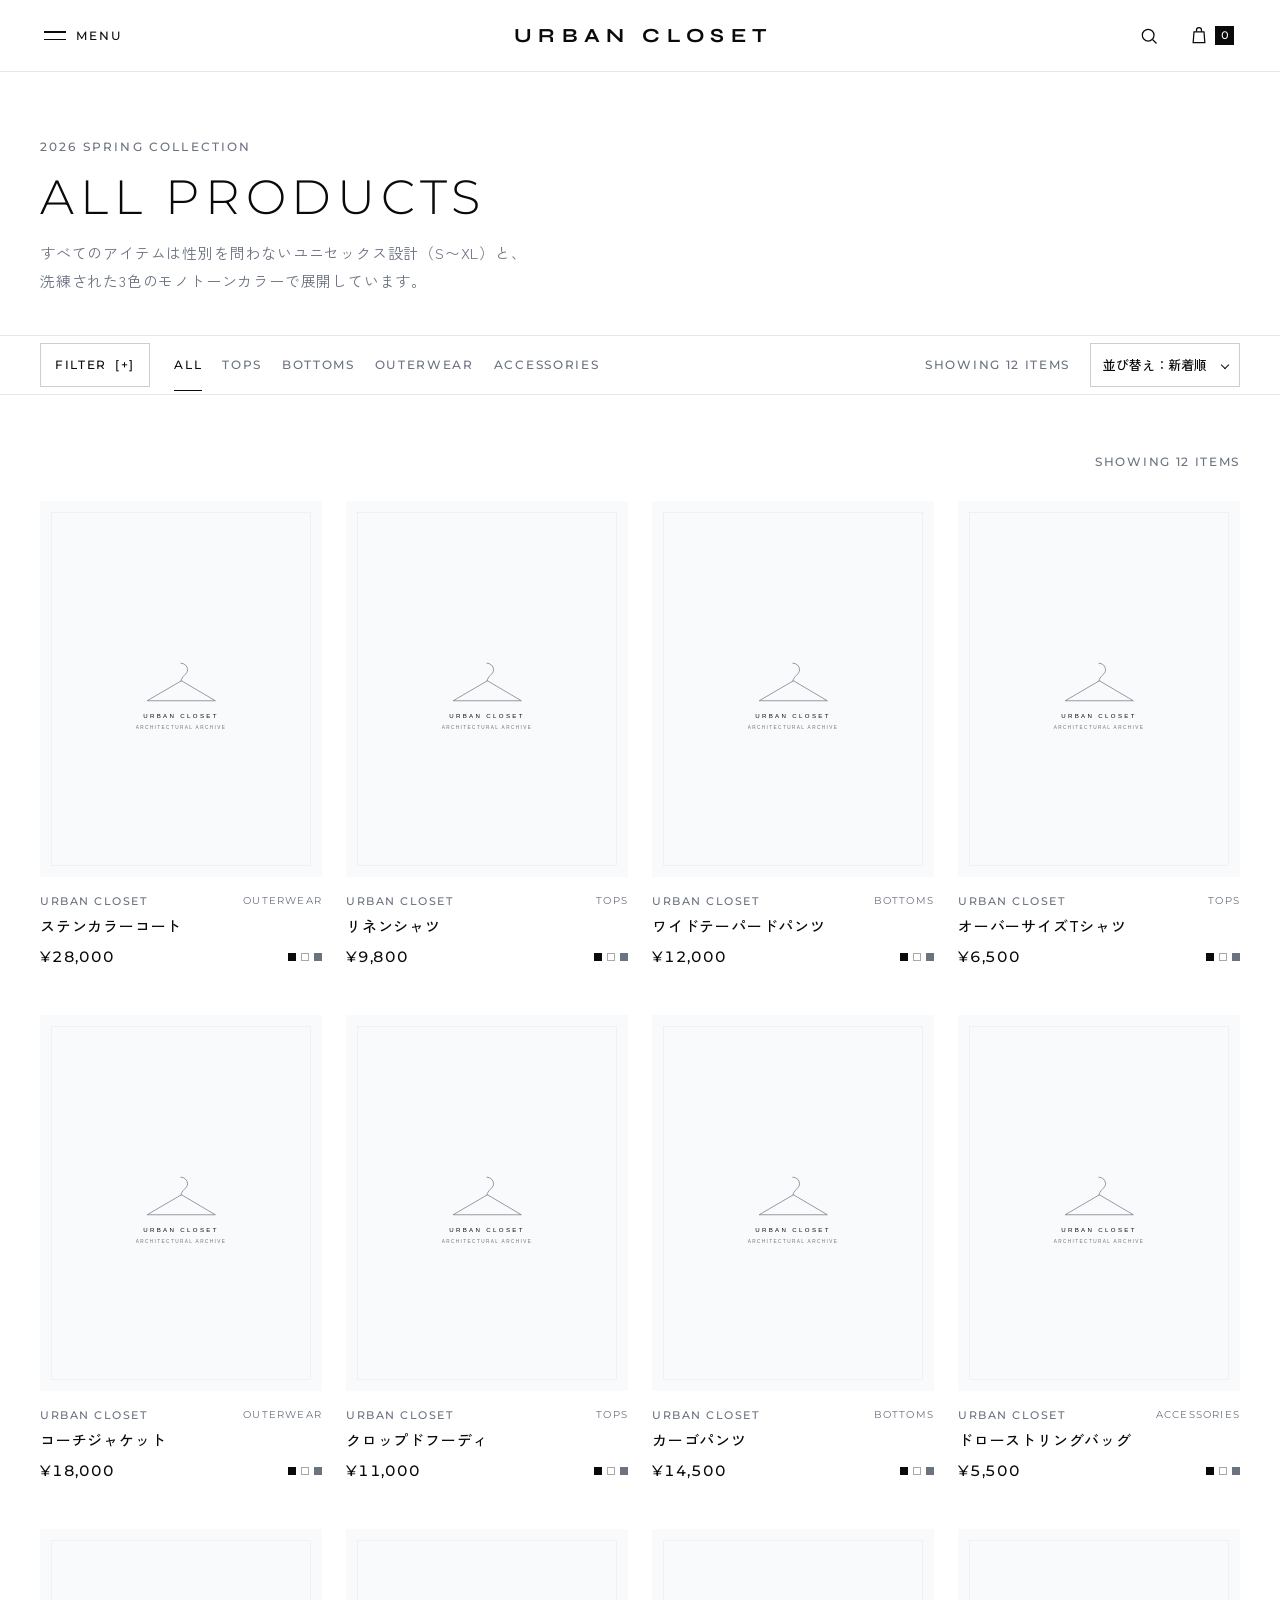
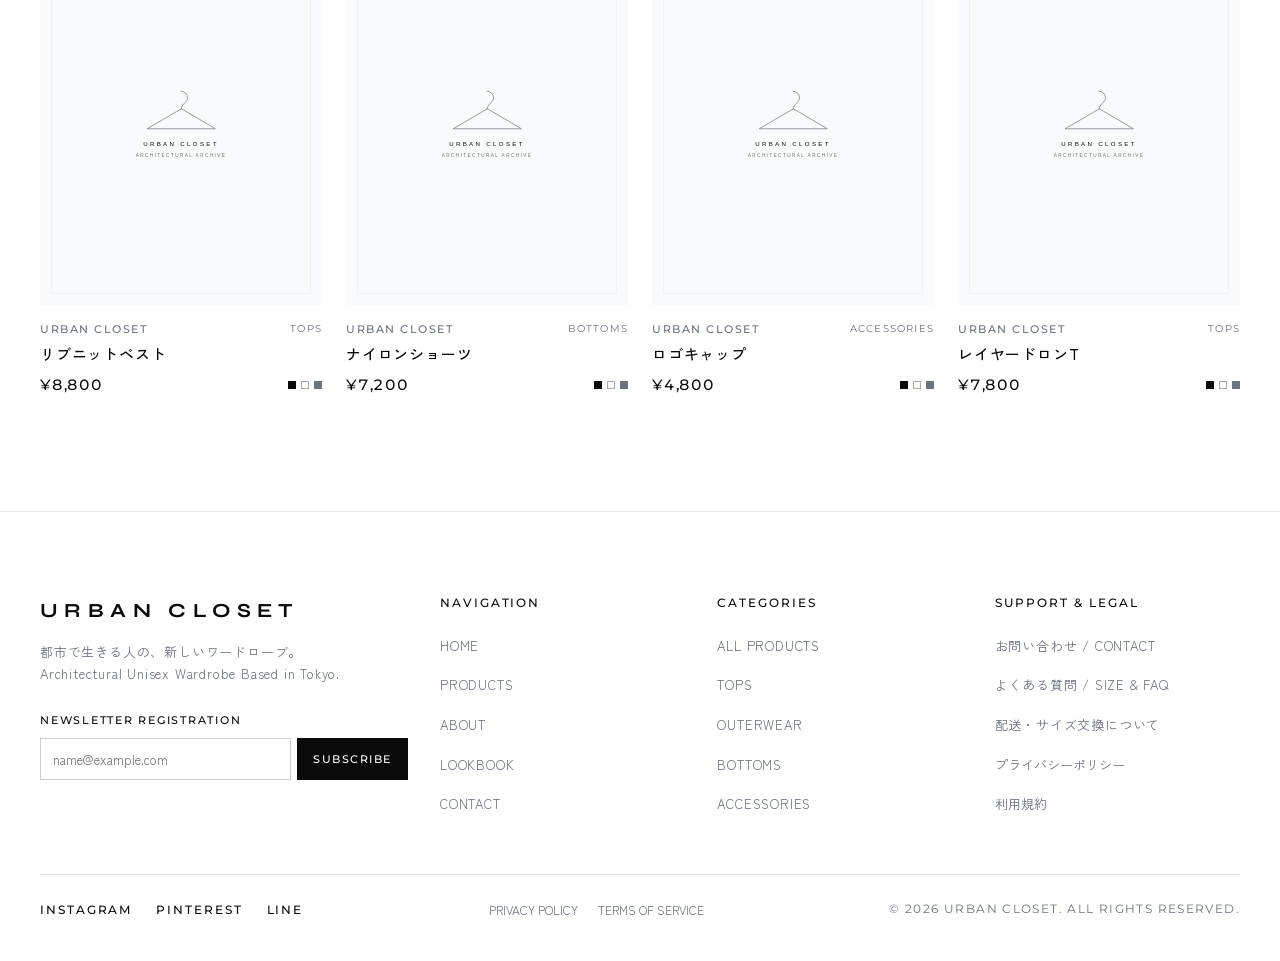
<file: products.html>
﻿<!DOCTYPE html>
<html lang="ja">
<head>
  <meta charset="UTF-8">
  <meta name="viewport" content="width=device-width, initial-scale=1.0">
  <!-- ★商品一覧ページのタイトル・説明文を変更したい場合はここを編集してください -->
  <title>PRODUCTS（商品一覧） | URBAN CLOSET（アーバンクローゼット）</title>
  <meta name="description" content="URBAN CLOSET 2026 SPRING COLLECTION 全12アイテム一覧。TOPS / BOTTOMS / OUTERWEAR / ACCESSORIES のユニセックスウェアをラインナップ。">
  <link rel="icon" type="image/svg+xml" href="data:image/svg+xml,%3Csvg xmlns='http://www.w3.org/2000/svg' viewBox='0 0 64 64'%3E%3Crect width='64' height='64' fill='%230A0A0A'/%3E%3Ctext x='32' y='41' text-anchor='middle' font-family='Helvetica Neue,Arial,sans-serif' font-size='24' font-weight='400' letter-spacing='2' fill='%23FFFFFF'%3EUC%3C/text%3E%3C/svg%3E">
  <link rel="preconnect" href="https://fonts.googleapis.com">
  <link rel="preconnect" href="https://fonts.gstatic.com" crossorigin>
  <link href="https://fonts.googleapis.com/css2?family=Montserrat:wght@300;400;500;600;700&family=Syne:wght@400;500;600;700&family=Zen+Kaku+Gothic+New:wght@300;400;500;700&family=Inter:wght@300;400;500&display=swap" rel="stylesheet">
  <link rel="stylesheet" href="css/style.css">
</head>
<body>

  <!-- ========================================================================
       共通グローバルヘッダー（全6ページ完全統一）
       ======================================================================== -->
  <header class="site-header">
    <div class="site-header__inner">
      <button type="button" class="header-menu-btn" id="menuOpenBtn" aria-label="メニューを開く" aria-expanded="false" aria-controls="fullscreenMenu">
        <span class="header-menu-btn__bars" aria-hidden="true">
          <span></span>
          <span></span>
        </span>
        <span class="header-menu-btn__label">MENU</span>
      </button>

      <a href="index.html" class="header-logo">URBAN CLOSET</a>

      <div class="header-actions">
        <button type="button" class="header-icon-btn" id="searchToggleBtn" aria-label="商品を検索する">
          <svg viewBox="0 0 24 24" aria-hidden="true">
            <circle cx="11" cy="11" r="7"></circle>
            <line x1="16.5" y1="16.5" x2="21" y2="21"></line>
          </svg>
        </button>
        <button type="button" class="header-icon-btn" id="cartOpenBtn" aria-label="ショッピングカートを開く">
          <svg viewBox="0 0 24 24" aria-hidden="true">
            <path d="M6 7h12l1 13H5L6 7z"></path>
            <path d="M9 7V5a3 3 0 0 1 6 0v2"></path>
          </svg>
          <span class="cart-badge js-cart-count">0</span>
        </button>
      </div>
    </div>
  </header>

  <!-- リアルタイム商品検索パネル -->
  <div class="search-panel" id="searchPanel" aria-hidden="true">
    <div class="search-panel__inner">
      <form class="search-form" id="headerSearchForm" role="search">
        <label for="headerSearchInput" class="sr-only">キーワードで商品を検索</label>
        <input type="search" id="headerSearchInput" class="search-form__input" placeholder="商品名・カテゴリー・素材で検索（例：コート、リネン、パンツ）" autocomplete="off">
        <button type="submit" class="search-form__submit">SEARCH</button>
        <button type="button" class="search-form__close" id="searchCloseBtn" aria-label="検索パネルを閉じる">×</button>
      </form>
      <div class="search-results" id="searchResultsContainer"></div>
    </div>
  </div>

  <!-- フルスクリーン黒背景ナビゲーションメニュー（HOME / PRODUCTS / ABOUT / LOOKBOOK / CONTACT） -->
  <nav class="fullscreen-menu" id="fullscreenMenu" aria-hidden="true" aria-label="メインナビゲーション">
    <div class="fullscreen-menu__top">
      <button type="button" class="fullscreen-menu__close" id="menuCloseBtn" aria-label="メニューを閉じる">CLOSE ×</button>
      <a href="index.html" class="fullscreen-menu__logo">URBAN CLOSET</a>
      <span></span>
    </div>
    <div class="fullscreen-menu__body">
      <ul class="fullscreen-menu__list">
        <li class="fullscreen-menu__item">
          <a href="index.html" class="fullscreen-menu__link">
            <span class="fullscreen-menu__num">01</span>
            <span class="fullscreen-menu__en">HOME</span>
            <span class="fullscreen-menu__ja">トップ</span>
          </a>
        </li>
        <li class="fullscreen-menu__item">
          <a href="products.html" class="fullscreen-menu__link">
            <span class="fullscreen-menu__num">02</span>
            <span class="fullscreen-menu__en">PRODUCTS</span>
            <span class="fullscreen-menu__ja">商品一覧</span>
          </a>
        </li>
        <li class="fullscreen-menu__item">
          <a href="about.html" class="fullscreen-menu__link">
            <span class="fullscreen-menu__num">03</span>
            <span class="fullscreen-menu__en">ABOUT</span>
            <span class="fullscreen-menu__ja">ブランドストーリー</span>
          </a>
        </li>
        <li class="fullscreen-menu__item">
          <a href="lookbook.html" class="fullscreen-menu__link">
            <span class="fullscreen-menu__num">04</span>
            <span class="fullscreen-menu__en">LOOKBOOK</span>
            <span class="fullscreen-menu__ja">2026 SPRING ルックブック</span>
          </a>
        </li>
        <li class="fullscreen-menu__item">
          <a href="contact.html" class="fullscreen-menu__link">
            <span class="fullscreen-menu__num">05</span>
            <span class="fullscreen-menu__en">CONTACT</span>
            <span class="fullscreen-menu__ja">お問い合わせ・FAQ</span>
          </a>
        </li>
      </ul>
    </div>
    <div class="fullscreen-menu__bottom">
      <div class="fullscreen-menu__sublinks">
        <a href="products.html?category=TOPS">TOPS</a>
        <a href="products.html?category=OUTERWEAR">OUTERWEAR</a>
        <a href="products.html?category=BOTTOMS">BOTTOMS</a>
        <a href="products.html?category=ACCESSORIES">ACCESSORIES</a>
      </div>
      <div class="fullscreen-menu__sublinks">
        <a href="https://www.instagram.com/" target="_blank" rel="noopener noreferrer">INSTAGRAM</a>
        <a href="https://www.pinterest.jp/" target="_blank" rel="noopener noreferrer">PINTEREST</a>
        <a href="https://line.me/" target="_blank" rel="noopener noreferrer">LINE</a>
      </div>
    </div>
  </nav>

  <!-- 右スライド式ミニカート -->
  <div class="drawer-backdrop" id="drawerBackdrop"></div>
  <aside class="cart-drawer" id="cartDrawer" aria-hidden="true" aria-label="ショッピングカート">
    <div class="cart-drawer__header">
      <h2 class="cart-drawer__title">SHOPPING CART (<span id="cartDrawerCount">0</span>)</h2>
      <button type="button" class="cart-drawer__close" id="cartCloseBtn" aria-label="カートを閉じる">×</button>
    </div>
    <div class="cart-shipping-bar">
      <p class="cart-shipping-bar__text" id="cartShippingText">¥15,000（税込）以上のお買い上げで国内送料無料</p>
      <div class="cart-shipping-bar__track">
        <div class="cart-shipping-bar__fill" id="cartShippingFill"></div>
      </div>
    </div>
    <div class="cart-drawer__body" id="cartDrawerBody"></div>
    <div class="cart-drawer__footer" id="cartDrawerFooter">
      <div class="cart-subtotal">
        <span class="cart-subtotal__label">SUBTOTAL（税込）</span>
        <span class="cart-subtotal__amount" id="cartSubtotalAmount">¥0</span>
      </div>
      <p class="cart-shipping-note">※送料は¥15,000以上のご注文で無料（通常全国一律 ¥660）</p>
      <div class="cart-drawer__buttons">
        <button type="button" class="btn-primary" id="cartCheckoutBtn"><span class="ib">PROCEED TO CHECKOUT /</span> <span class="ib">ご購入手続きへ</span></button>
        <button type="button" class="btn-outline" id="cartContinueBtn"><span class="ib">CONTINUE SHOPPING /</span> <span class="ib">買い物を続ける</span></button>
      </div>
      <div class="cart-checkout-feedback" id="cartCheckoutFeedback" role="status"></div>
    </div>
  </aside>

  <!-- ========================================================================
       PAGE 02：PRODUCTS（商品一覧・展開式フィルター・ソート）
       ======================================================================== -->
  <main>
    <!-- ページ見出しエリア -->
    <section class="page-hero">
      <div class="container">
        <span class="eyebrow">2026 SPRING COLLECTION</span>
        <!-- ★ページタイトル・リード文を変更したい場合はここを編集してください -->
        <h1 class="page-hero__title en-display">ALL PRODUCTS</h1>
        <p class="page-hero__lead lead-copy">
          <span class="ib">すべてのアイテムは性別を問わない</span><span class="ib">ユニセックス設計（S〜XL）と、</span>
          <span class="ib">洗練された3色のモノトーンカラーで</span><span class="ib">展開しています。</span>
        </p>
      </div>
    </section>

    <!-- FILTER ＆ SORT コントロールバー -->
    <div class="catalog-bar">
      <div class="container catalog-bar__inner">
        <div class="catalog-bar__left">
          <!-- ★フィルター展開ボタン（PCはアコーディオン展開、スマホはドロワー展開） -->
          <button type="button" class="filter-toggle-btn" id="filterToggleBtn" aria-expanded="false" aria-controls="filterPanel">
            <span>FILTER</span>
            <span aria-hidden="true">[+]</span>
          </button>

          <!-- PCクイックカテゴリータブ（ALL / TOPS / BOTTOMS / OUTERWEAR / ACCESSORIES） -->
          <div class="category-tabs" role="tablist" aria-label="カテゴリー絞り込み">
            <button type="button" class="category-tab is-active" data-filter-category="ALL">ALL</button>
            <button type="button" class="category-tab" data-filter-category="TOPS">TOPS</button>
            <button type="button" class="category-tab" data-filter-category="BOTTOMS">BOTTOMS</button>
            <button type="button" class="category-tab" data-filter-category="OUTERWEAR">OUTERWEAR</button>
            <button type="button" class="category-tab" data-filter-category="ACCESSORIES">ACCESSORIES</button>
          </div>
        </div>

        <!-- 右側：リアルタイム件数表示 ＆ 並び替え（SORT） -->
        <div class="catalog-bar__right">
          <span class="catalog-count catalog-count--desktop js-product-count">SHOWING 12 ITEMS</span>
          <div class="sort-select-wrap">
            <label for="sortSelect" class="sr-only">商品の並び替え</label>
            <select id="sortSelect" class="sort-select">
              <option value="newest">並び替え：新着順</option>
              <option value="price-asc">価格が安い順</option>
              <option value="price-desc">価格が高い順</option>
            </select>
          </div>
        </div>
      </div>
    </div>

    <!-- 条件選択フィルターエリア（PCではバー直下に展開、スマホではスライドドロワー表示） -->
    <div class="filter-panel" id="filterPanel" aria-label="詳細条件フィルター">
      <div class="filter-panel__header-sp">
        <span>FILTER &amp; CATEGORY</span>
        <button type="button" class="filter-panel__close-sp" id="filterCloseSpBtn" aria-label="フィルターパネルを閉じる">×</button>
      </div>

      <div class="container">
        <div class="filter-panel__inner">
          <!-- カテゴリー条件 -->
          <div class="filter-group">
            <h2 class="filter-group__title">CATEGORY / カテゴリー</h2>
            <div class="filter-options">
              <button type="button" class="filter-chip is-active" data-filter-category="ALL">ALL (12)</button>
              <button type="button" class="filter-chip" data-filter-category="TOPS">TOPS (5)</button>
              <button type="button" class="filter-chip" data-filter-category="BOTTOMS">BOTTOMS (3)</button>
              <button type="button" class="filter-chip" data-filter-category="OUTERWEAR">OUTERWEAR (2)</button>
              <button type="button" class="filter-chip" data-filter-category="ACCESSORIES">ACCESSORIES (2)</button>
            </div>
          </div>

          <!-- カラー条件 -->
          <div class="filter-group">
            <h2 class="filter-group__title">COLOR / カラー展開</h2>
            <div class="filter-options">
              <button type="button" class="filter-chip is-active" data-filter-color="ALL">ALL</button>
              <button type="button" class="filter-chip" data-filter-color="Black">
                <span class="swatch-dot swatch-dot--black"></span>Black
              </button>
              <button type="button" class="filter-chip" data-filter-color="White">
                <span class="swatch-dot swatch-dot--white"></span>White
              </button>
              <button type="button" class="filter-chip" data-filter-color="Gray">
                <span class="swatch-dot swatch-dot--gray"></span>Gray
              </button>
            </div>
          </div>

          <!-- 価格帯条件 -->
          <div class="filter-group">
            <h2 class="filter-group__title">PRICE / 価格帯</h2>
            <div class="filter-options">
              <button type="button" class="filter-chip is-active" data-filter-price="ALL">すべて</button>
              <button type="button" class="filter-chip" data-filter-price="under-10000">〜¥9,999</button>
              <button type="button" class="filter-chip" data-filter-price="10000-20000">¥10,000〜¥20,000</button>
              <button type="button" class="filter-chip" data-filter-price="over-20000">¥20,001〜</button>
            </div>
          </div>
        </div>
      </div>

      <!-- スマホドロワー用下部決定ボタン -->
      <div class="filter-panel__footer-sp">
        <button type="button" class="btn-outline" id="filterResetSpBtn">RESET</button>
        <button type="button" class="btn-primary" id="filterApplySpBtn">結果を表示する（12件）</button>
      </div>
    </div>

    <!-- 選択中条件タグ ＆ 全12商品グリッド表示エリア -->
    <section class="catalog-section" aria-label="商品カタログ">
      <div class="container">
        <!-- 選択中の条件タグ・一括解除ボタン・件数表示 -->
        <div class="active-filters-bar" id="activeFiltersBar"></div>

        <!-- ★商品カード一覧（PC 4列 / タブレット 3列 / スマホ 2列） -->
        <div class="product-grid" id="productsGrid" style="margin-top: 28px;"></div>

        <!-- 該当商品0件時の案内 -->
        <div class="catalog-empty" id="catalogEmpty" style="display: none; margin-top: 28px;">
          <p>選択された条件に一致するアイテムが見つかりませんでした。</p>
          <button type="button" class="btn-outline" id="emptyResetBtn">条件をすべてリセットする</button>
        </div>
      </div>
    </section>
  </main>

  <!-- ========================================================================
       全ページ共通フッター（必須8要素完全網羅）
       ======================================================================== -->
  <footer class="site-footer">
    <div class="container">
      <div class="site-footer__grid">
        <div class="footer-brand">
          <a href="index.html" class="footer-brand__logo">URBAN CLOSET</a>
          <p class="footer-brand__tagline">
            都市で生きる人の、新しいワードローブ。<br>
            Architectural Unisex Wardrobe Based in Tokyo.
          </p>
          <div class="footer-newsletter">
            <span class="footer-newsletter__label">NEWSLETTER REGISTRATION</span>
            <form class="footer-newsletter__form js-newsletter-form" novalidate>
              <label for="footerNewsletterEmail" class="sr-only">フッターニュースレター登録用メールアドレス</label>
              <input type="email" id="footerNewsletterEmail" class="footer-newsletter__input" placeholder="name@example.com" required>
              <button type="submit" class="footer-newsletter__btn">SUBSCRIBE</button>
            </form>
            <div class="footer-newsletter__msg js-newsletter-feedback" role="status" aria-live="polite"></div>
          </div>
        </div>

        <div class="footer-col">
          <h3 class="footer-col__heading">NAVIGATION</h3>
          <ul class="footer-col__list">
            <li><a href="index.html">HOME</a></li>
            <li><a href="products.html">PRODUCTS</a></li>
            <li><a href="about.html">ABOUT</a></li>
            <li><a href="lookbook.html">LOOKBOOK</a></li>
            <li><a href="contact.html">CONTACT</a></li>
          </ul>
        </div>

        <div class="footer-col">
          <h3 class="footer-col__heading">CATEGORIES</h3>
          <ul class="footer-col__list">
            <li><a href="products.html">ALL PRODUCTS</a></li>
            <li><a href="products.html?category=TOPS">TOPS</a></li>
            <li><a href="products.html?category=OUTERWEAR">OUTERWEAR</a></li>
            <li><a href="products.html?category=BOTTOMS">BOTTOMS</a></li>
            <li><a href="products.html?category=ACCESSORIES">ACCESSORIES</a></li>
          </ul>
        </div>

        <div class="footer-col">
          <h3 class="footer-col__heading">SUPPORT &amp; LEGAL</h3>
          <ul class="footer-col__list">
            <li><a href="contact.html">お問い合わせ / CONTACT</a></li>
            <li><a href="contact.html#faq">よくある質問 / SIZE &amp; FAQ</a></li>
            <li><a href="contact.html#faq-shipping">配送・サイズ交換について</a></li>
            <li><button type="button" data-legal-modal="privacy">プライバシーポリシー</button></li>
            <li><button type="button" data-legal-modal="terms">利用規約</button></li>
          </ul>
        </div>
      </div>

      <div class="site-footer__bottom">
        <div class="footer-sns">
          <a href="https://www.instagram.com/" target="_blank" rel="noopener noreferrer">INSTAGRAM</a>
          <a href="https://www.pinterest.jp/" target="_blank" rel="noopener noreferrer">PINTEREST</a>
          <a href="https://line.me/" target="_blank" rel="noopener noreferrer">LINE</a>
        </div>
        <div class="footer-legal-inline">
          <button type="button" data-legal-modal="privacy">PRIVACY POLICY</button>
          <button type="button" data-legal-modal="terms">TERMS OF SERVICE</button>
        </div>
        <p class="footer-copyright">&copy; 2026 URBAN CLOSET. ALL RIGHTS RESERVED.</p>
      </div>
    </div>
  </footer>

  <!-- 利用規約・プライバシーポリシー共通モーダル -->
  <div class="legal-modal" id="legalModal" aria-hidden="true" role="dialog" aria-modal="true" aria-labelledby="legalModalTitle">
    <div class="legal-modal__dialog">
      <div class="legal-modal__header">
        <h2 class="legal-modal__title" id="legalModalTitle">PRIVACY POLICY</h2>
        <button type="button" class="legal-modal__close" id="legalModalCloseBtn" aria-label="モーダルを閉じる">×</button>
      </div>
      <div class="legal-modal__body" id="legalModalBody"></div>
    </div>
  </div>

  <script src="js/products-data.js"></script>
  <script src="js/app.js"></script>
</body>
</html>
</file>
<file: css/style.css>
@charset "UTF-8";
/**
 * ============================================================================
 * URBAN CLOSET（アーバンクローゼット）公式オンラインストア 共通スタイルシート
 * ファイル名: css/style.css
 * ----------------------------------------------------------------------------
 * 【初心者向けガイド：色や文字サイズを変えたいとき】
 * ・すぐ下の「:root」ブロックにあるカラーコード（#FFFFFF など）を書き換えると、
 *   全6ページの色味をまとめて一括変更できます。
 * ・角丸（border-radius）はすべて 0px、影（box-shadow）やグラデーションは使わず、
 *   1pxの繊細な線と余白だけで海外ハイブランドのような洗練された空間を表現しています。
 * ============================================================================
 */

:root {
  /* ★厳守モノトーン4色パレット（ここを変えるとサイト全体の色が変わります） */
  --color-white: #FFFFFF;
  --color-black: #0A0A0A;
  --color-gray: #6B7280;
  --color-light-gray: #F9FAFB;

  /* ★1pxの繊細な境界線＆背景オーバーレイ（4色からの透過派生） */
  --border-subtle: 1px solid rgba(10, 10, 10, 0.10);
  --border-default: 1px solid rgba(10, 10, 10, 0.20);
  --border-strong: 1px solid #0A0A0A;
  --border-inverse: 1px solid rgba(255, 255, 255, 0.22);
  --overlay-hero: rgba(10, 10, 10, 0.38);
  --overlay-backdrop: rgba(10, 10, 10, 0.48);
  --overlay-lightbox: rgba(10, 10, 10, 0.96);

  /* ★フォーム入力エラー時の強調色（エラー表示にのみ使用） */
  --color-error: #B91C1C;

  /* ★フォント設定（英字ディスプレイ：モード感溢れる Syne ＋ 幾何学美 Montserrat ＋ 都会的直線美 Zen Kaku Gothic New） */
  --font-en: 'Montserrat', 'Helvetica Neue', 'Inter', Arial, sans-serif;
  --font-display: 'Syne', 'Montserrat', 'Helvetica Neue', sans-serif;
  --font-ja: 'Zen Kaku Gothic New', 'Noto Sans JP', 'Helvetica Neue', Arial, sans-serif;

  /* ★Slow UX（静かで品のあるアニメーション速度） */
  --ease-editorial: cubic-bezier(0.16, 1, 0.3, 1);
  --transition-fast: 0.25s ease;
  --transition-smooth: 0.5s cubic-bezier(0.16, 1, 0.3, 1);
  --transition-image: 0.6s cubic-bezier(0.22, 1, 0.36, 1);

  /* ★レイアウト基準幅・ヘッダー高さ */
  --container-max: 1360px;
  --container-narrow: 760px;
  --header-height: 72px;
}

@media (max-width: 767px) {
  :root {
    --header-height: 60px;
  }
}

/* ==========================================================================
 * 1. リセット＆ベース組版（不自然な改行を防ぐ日本語タイポグラフィ設計）
 * ========================================================================== */
*,
*::before,
*::after {
  box-sizing: border-box;
  margin: 0;
  padding: 0;
  border-radius: 0; /* ★全パーツ直角（0px）を徹底 */
}

html {
  font-size: 16px;
  scroll-behavior: smooth;
  scroll-padding-top: calc(var(--header-height) + 24px);
}

body {
  background-color: var(--color-white);
  color: var(--color-black);
  font-family: var(--font-ja);
  font-weight: 400;
  line-height: 1.85;
  letter-spacing: 0.05em;
  line-break: strict;       /* 句読点が行頭に来るのを防止 */
  overflow-wrap: anywhere;  /* 長い英単語やURLのはみ出し防止 */
  -webkit-font-smoothing: antialiased;
  -moz-osx-font-smoothing: grayscale;
  overflow-x: clip;
}

/* メニューやモーダル展開時の背景スクロール固定 */
body.is-locked {
  overflow: hidden;
}

img {
  display: block;
  max-width: 100%;
  height: auto;
  background-color: var(--color-light-gray);
}

a {
  color: inherit;
  text-decoration: none;
  transition: opacity var(--transition-fast), color var(--transition-fast);
}

button,
input,
select,
textarea {
  font-family: inherit;
  font-size: inherit;
  color: inherit;
  background: none;
  border: none;
  border-radius: 0;
  outline: none;
}

button {
  cursor: pointer;
}

ul,
ol {
  list-style: none;
}

/* キーボード操作時のフォーカス枠（アクセシビリティ確保） */
:focus-visible {
  outline: 1px solid var(--color-black);
  outline-offset: 3px;
}

/* ★不自然な改行（単語の途中切れ・1〜2文字落ち）を防ぐ専用クラス */
.ja-heading,
.hero-subcopy,
.section-subcopy,
.lead-copy {
  word-break: keep-all;
  overflow-wrap: anywhere;
  text-wrap: pretty;
}

.en-display {
  font-family: var(--font-display);
  font-weight: 600;
  letter-spacing: 0.16em;
  line-height: 1.15;
  text-wrap: balance;
  text-transform: uppercase;
}

/* ★意味のまとまりごとに自然な位置で改行させるインラインブロック補助クラス */
.ib {
  display: inline-block;
}

/* スクリーンリーダー専用テキスト */
.sr-only {
  position: absolute;
  width: 1px;
  height: 1px;
  padding: 0;
  margin: -1px;
  overflow: hidden;
  clip: rect(0, 0, 0, 0);
  white-space: nowrap;
  border: 0;
}

/* 共通コンテナ */
.container {
  width: 100%;
  max-width: var(--container-max);
  margin: 0 auto;
  padding: 0 40px;
}

.container--narrow {
  max-width: var(--container-narrow);
}

@media (max-width: 1023px) {
  .container {
    padding: 0 24px;
  }
}

@media (max-width: 639px) {
  .container {
    padding: 0 16px;
  }
}

/* スクロール時の上品なフェードイン演出（Slow UX） */
.reveal {
  opacity: 0;
  transform: translateY(18px);
  transition: opacity 0.75s var(--ease-editorial), transform 0.75s var(--ease-editorial);
}

.reveal.is-visible {
  opacity: 1;
  transform: translateY(0);
}

@media (prefers-reduced-motion: reduce) {
  .reveal {
    opacity: 1;
    transform: none;
    transition: none;
  }
}

/* ==========================================================================
 * 2. 共通タイポグラフィ＆ボタンコンポーネント
 * ========================================================================== */
.eyebrow {
  display: block;
  font-family: var(--font-en);
  font-size: 0.75rem;
  font-weight: 500;
  letter-spacing: 0.18em;
  text-transform: uppercase;
  color: var(--color-gray);
  margin-bottom: 12px;
}

.section-title-en {
  font-family: var(--font-display);
  font-size: clamp(1.4rem, 2.6vw, 2.1rem);
  font-weight: 600;
  letter-spacing: 0.18em;
  text-transform: uppercase;
  line-height: 1.2;
  color: var(--color-black);
}

.section-subcopy {
  font-size: 0.9375rem;
  font-weight: 400;
  color: var(--color-gray);
  margin-top: 8px;
  letter-spacing: 0.04em;
}

/* プライマリCTAボタン（圧倒的なコントラストの漆黒ボタン） */
.btn-primary {
  display: inline-flex;
  align-items: center;
  justify-content: center;
  flex-wrap: wrap;
  text-align: center;
  gap: 8px;
  min-height: 52px;
  padding: 0 36px;
  background-color: var(--color-black);
  color: var(--color-white);
  border: 1px solid var(--color-black);
  font-family: var(--font-en);
  font-size: 0.8125rem;
  font-weight: 500;
  letter-spacing: 0.14em;
  text-transform: uppercase;
  transition: background-color var(--transition-fast), color var(--transition-fast);
}

.btn-primary:hover {
  background-color: var(--color-white);
  color: var(--color-black);
}

/* 白反転プライマリCTA（黒ベール上のメインボタン用） */
.btn-primary--light {
  background-color: var(--color-white);
  color: var(--color-black);
  border: 1px solid var(--color-white);
}

.btn-primary--light:hover {
  background-color: transparent;
  color: var(--color-white);
}

/* セカンダリ1px枠線ボタン */
.btn-outline {
  display: inline-flex;
  align-items: center;
  justify-content: center;
  gap: 10px;
  min-height: 48px;
  padding: 0 32px;
  background-color: var(--color-white);
  color: var(--color-black);
  border: var(--border-strong);
  font-family: var(--font-en);
  font-size: 0.78125rem;
  font-weight: 500;
  letter-spacing: 0.14em;
  text-transform: uppercase;
  transition: background-color var(--transition-fast), color var(--transition-fast);
}

.btn-outline:hover {
  background-color: var(--color-black);
  color: var(--color-white);
}

/* アンダーライン付きエディトリアルリンク */
.link-arrow {
  display: inline-flex;
  align-items: center;
  gap: 8px;
  font-family: var(--font-en);
  font-size: 0.78125rem;
  font-weight: 500;
  letter-spacing: 0.14em;
  text-transform: uppercase;
  padding-bottom: 4px;
  border-bottom: 1px solid currentColor;
  transition: opacity var(--transition-fast), gap var(--transition-fast);
}

.link-arrow:hover {
  opacity: 0.68;
  gap: 12px;
}

/* ==========================================================================
 * 3. 共通グローバルヘッダー（1fr auto 1fr による完全中央ロゴ配置）
 * ========================================================================== */
.site-header {
  position: sticky;
  top: 0;
  z-index: 100;
  height: var(--header-height);
  background-color: rgba(255, 255, 255, 0.95);
  backdrop-filter: blur(8px);
  -webkit-backdrop-filter: blur(8px);
  border-bottom: var(--border-subtle);
  transition: background-color var(--transition-fast);
}

.site-header__inner {
  display: grid;
  grid-template-columns: 1fr auto 1fr; /* ★左右の幅に引っ張られずロゴを正確に画面中央へ配置 */
  align-items: center;
  height: 100%;
  max-width: var(--container-max);
  margin: 0 auto;
  padding: 0 40px;
}

@media (max-width: 1023px) {
  .site-header__inner {
    padding: 0 20px;
  }
}

@media (max-width: 639px) {
  .site-header__inner {
    padding: 0 12px;
  }
}

/* 左：ハンバーガーメニューボタン */
.header-menu-btn {
  justify-self: start;
  display: inline-flex;
  align-items: center;
  gap: 10px;
  min-width: 44px;
  min-height: 44px;
  padding: 0 4px;
  color: var(--color-black);
}

.header-menu-btn__bars {
  display: flex;
  flex-direction: column;
  justify-content: center;
  gap: 6px;
  width: 22px;
  height: 16px;
}

.header-menu-btn__bars span {
  display: block;
  width: 100%;
  height: 1.5px;
  background-color: var(--color-black);
  transition: transform var(--transition-fast);
}

.header-menu-btn:hover .header-menu-btn__bars span:first-child {
  transform: translateX(3px);
}

.header-menu-btn:hover .header-menu-btn__bars span:last-child {
  transform: translateX(-3px);
}

.header-menu-btn__label {
  font-family: var(--font-en);
  font-size: 0.75rem;
  font-weight: 500;
  letter-spacing: 0.16em;
}

@media (max-width: 767px) {
  .header-menu-btn__label {
    display: none;
  }
}

/* 中央：ブランドロゴ（URBAN CLOSET） */
.header-logo {
  justify-self: center;
  font-family: var(--font-display);
  font-size: 1.25rem;
  font-weight: 700;
  letter-spacing: 0.32em;
  text-indent: 0.32em; /* 末尾文字のletter-spacing分を補正し光学的にも完全中央配置 */
  text-transform: uppercase;
  color: var(--color-black);
  white-space: nowrap;
  padding: 8px 4px;
}

@media (max-width: 639px) {
  .header-logo {
    font-size: 1.05rem;
    letter-spacing: 0.24em;
    text-indent: 0.24em;
  }
}

/* 右：検索アイコン＋点数バッジ付きカートアイコン */
.header-actions {
  justify-self: end;
  display: flex;
  align-items: center;
  gap: 12px;
}

@media (max-width: 639px) {
  .header-actions {
    gap: 4px;
  }
}

.header-icon-btn {
  position: relative;
  display: inline-flex;
  align-items: center;
  justify-content: center;
  gap: 6px;
  min-width: 44px;
  min-height: 44px;
  padding: 0 6px;
  color: var(--color-black);
  transition: opacity var(--transition-fast);
}

.header-icon-btn:hover {
  opacity: 0.65;
}

.header-icon-btn svg {
  width: 20px;
  height: 20px;
  stroke: currentColor;
  stroke-width: 1.5;
  fill: none;
}

/* カート内点数バッジ */
.cart-badge {
  display: inline-flex;
  align-items: center;
  justify-content: center;
  min-width: 19px;
  height: 19px;
  padding: 0 5px;
  background-color: var(--color-black);
  color: var(--color-white);
  font-family: var(--font-en);
  font-size: 0.6875rem;
  font-weight: 500;
  line-height: 1;
  font-variant-numeric: tabular-nums;
}

/* ==========================================================================
 * 4. リアルタイム検索パネル（ヘッダー直下に展開）
 * ========================================================================== */
.search-panel {
  position: fixed;
  top: var(--header-height);
  left: 0;
  right: 0;
  z-index: 98;
  background-color: var(--color-white);
  border-bottom: var(--border-strong);
  transform: translateY(-16px);
  opacity: 0;
  visibility: hidden;
  pointer-events: none;
  transition: opacity 0.3s ease, transform 0.35s var(--ease-editorial), visibility 0.35s;
}

.search-panel.is-open {
  transform: translateY(0);
  opacity: 1;
  visibility: visible;
  pointer-events: auto;
}

.search-panel__inner {
  max-width: var(--container-max);
  margin: 0 auto;
  padding: 24px 40px 28px;
}

@media (max-width: 767px) {
  .search-panel__inner {
    padding: 16px;
  }
}

.search-form {
  display: flex;
  align-items: center;
  gap: 12px;
  border-bottom: var(--border-strong);
  padding-bottom: 10px;
}

.search-form__input {
  flex: 1;
  height: 44px;
  font-size: 1rem;
  color: var(--color-black);
}

.search-form__input::placeholder {
  color: var(--color-gray);
  font-size: 0.9375rem;
}

.search-form__submit {
  font-family: var(--font-en);
  font-size: 0.75rem;
  font-weight: 500;
  letter-spacing: 0.14em;
  padding: 10px 18px;
  background-color: var(--color-black);
  color: var(--color-white);
}

.search-form__close {
  min-width: 44px;
  min-height: 44px;
  display: inline-flex;
  align-items: center;
  justify-content: center;
  color: var(--color-gray);
  font-size: 1.25rem;
}

.search-results {
  margin-top: 20px;
  max-height: 55vh;
  overflow-y: auto;
}

.search-results__grid {
  display: grid;
  grid-template-columns: repeat(4, 1fr);
  gap: 16px;
}

@media (max-width: 767px) {
  .search-results__grid {
    grid-template-columns: repeat(2, 1fr);
    gap: 12px;
  }
}

.search-result-item {
  display: flex;
  align-items: center;
  gap: 12px;
  padding: 8px;
  border: var(--border-subtle);
  background-color: var(--color-white);
  transition: border-color var(--transition-fast);
}

.search-result-item:hover {
  border-color: var(--color-black);
}

.search-result-item__img {
  width: 52px;
  aspect-ratio: 3 / 4;
  object-fit: cover;
  flex-shrink: 0;
}

.search-result-item__meta {
  min-width: 0;
}

.search-result-item__cat {
  font-family: var(--font-en);
  font-size: 0.65rem;
  letter-spacing: 0.12em;
  color: var(--color-gray);
}

.search-result-item__name {
  font-size: 0.8125rem;
  font-weight: 500;
  color: var(--color-black);
  margin-top: 2px;
}

.search-result-item__price {
  font-family: var(--font-en);
  font-size: 0.8125rem;
  font-weight: 500;
  color: var(--color-black);
  margin-top: 2px;
}

.search-results__footer {
  margin-top: 16px;
  display: flex;
  justify-content: space-between;
  align-items: center;
  font-size: 0.8125rem;
  color: var(--color-gray);
}

/* ==========================================================================
 * 5. フルスクリーンメニュー（黒背景 #0A0A0A × 白文字 #FFFFFF）
 *    ★項目順：HOME / PRODUCTS / ABOUT / LOOKBOOK / CONTACT（厳守）
 * ========================================================================== */
.fullscreen-menu {
  position: fixed;
  inset: 0;
  z-index: 200;
  background-color: var(--color-black);
  color: var(--color-white);
  display: flex;
  flex-direction: column;
  justify-content: space-between;
  opacity: 0;
  visibility: hidden;
  pointer-events: none;
  transition: opacity 0.4s ease, visibility 0.4s ease;
  overflow-y: auto;
}

.fullscreen-menu.is-open {
  opacity: 1;
  visibility: visible;
  pointer-events: auto;
}

.fullscreen-menu__top {
  display: grid;
  grid-template-columns: 1fr auto 1fr;
  align-items: center;
  min-height: var(--header-height);
  width: 100%;
  max-width: var(--container-max);
  margin: 0 auto;
  padding: 0 40px;
  border-bottom: var(--border-inverse);
}

@media (max-width: 767px) {
  .fullscreen-menu__top {
    padding: 0 16px;
  }
}

.fullscreen-menu__close {
  justify-self: start;
  display: inline-flex;
  align-items: center;
  gap: 10px;
  min-height: 44px;
  color: var(--color-white);
  font-family: var(--font-en);
  font-size: 0.75rem;
  font-weight: 500;
  letter-spacing: 0.18em;
}

.fullscreen-menu__logo {
  justify-self: center;
  font-family: var(--font-en);
  font-size: 1.05rem;
  font-weight: 500;
  letter-spacing: 0.24em;
  color: var(--color-white);
}

.fullscreen-menu__body {
  width: 100%;
  max-width: var(--container-max);
  margin: 0 auto;
  padding: 48px 40px;
  flex: 1;
  display: flex;
  flex-direction: column;
  justify-content: center;
}

@media (max-width: 767px) {
  .fullscreen-menu__body {
    padding: 32px 24px;
  }
}

.fullscreen-menu__list {
  display: flex;
  flex-direction: column;
  gap: 18px;
}

.fullscreen-menu__item {
  opacity: 0;
  transform: translateY(14px);
  transition: opacity 0.45s var(--ease-editorial), transform 0.45s var(--ease-editorial);
}

.fullscreen-menu.is-open .fullscreen-menu__item {
  opacity: 1;
  transform: translateY(0);
}

.fullscreen-menu.is-open .fullscreen-menu__item:nth-child(1) { transition-delay: 0.05s; }
.fullscreen-menu.is-open .fullscreen-menu__item:nth-child(2) { transition-delay: 0.09s; }
.fullscreen-menu.is-open .fullscreen-menu__item:nth-child(3) { transition-delay: 0.13s; }
.fullscreen-menu.is-open .fullscreen-menu__item:nth-child(4) { transition-delay: 0.17s; }
.fullscreen-menu.is-open .fullscreen-menu__item:nth-child(5) { transition-delay: 0.21s; }

.fullscreen-menu__link {
  display: inline-flex;
  align-items: baseline;
  gap: 20px;
  padding: 6px 0;
  color: var(--color-white);
  transition: transform 0.35s var(--ease-editorial), opacity var(--transition-fast);
}

.fullscreen-menu__link:hover {
  transform: translateX(10px);
}

.fullscreen-menu__num {
  font-family: var(--font-en);
  font-size: 0.75rem;
  font-weight: 300;
  letter-spacing: 0.14em;
  color: var(--color-gray);
}

.fullscreen-menu__en {
  font-family: var(--font-display);
  font-size: clamp(1.85rem, 4.2vw, 3.1rem);
  font-weight: 500;
  letter-spacing: 0.18em;
  line-height: 1.15;
}

.fullscreen-menu__ja {
  font-size: 0.8125rem;
  font-weight: 400;
  color: var(--color-gray);
  letter-spacing: 0.06em;
}

@media (max-width: 639px) {
  .fullscreen-menu__link {
    gap: 14px;
  }
  .fullscreen-menu__ja {
    font-size: 0.75rem;
  }
}

.fullscreen-menu__bottom {
  width: 100%;
  max-width: var(--container-max);
  margin: 0 auto;
  padding: 24px 40px 32px;
  border-top: var(--border-inverse);
  display: flex;
  flex-wrap: wrap;
  justify-content: space-between;
  gap: 20px;
  font-family: var(--font-en);
  font-size: 0.75rem;
  letter-spacing: 0.16em;
  color: var(--color-gray);
}

@media (max-width: 767px) {
  .fullscreen-menu__bottom {
    padding: 20px 24px 28px;
    flex-direction: column;
    gap: 14px;
  }
}

.fullscreen-menu__sublinks {
  display: flex;
  flex-wrap: wrap;
  gap: 20px;
}

.fullscreen-menu__sublinks a {
  color: var(--color-white);
}

.fullscreen-menu__sublinks a:hover {
  color: var(--color-gray);
}

/* ==========================================================================
 * 6. 右スライド式ミニカート（ドロワーUI / PC 420px・SP 100vw）
 * ========================================================================== */
.drawer-backdrop {
  position: fixed;
  inset: 0;
  z-index: 180;
  background-color: var(--overlay-backdrop);
  opacity: 0;
  visibility: hidden;
  pointer-events: none;
  transition: opacity 0.4s ease, visibility 0.4s ease;
}

.drawer-backdrop.is-open {
  opacity: 1;
  visibility: visible;
  pointer-events: auto;
}

.cart-drawer {
  position: fixed;
  top: 0;
  right: 0;
  z-index: 190;
  width: 420px;
  max-width: 100vw;
  height: 100dvh;
  background-color: var(--color-white);
  border-left: var(--border-subtle);
  display: flex;
  flex-direction: column;
  transform: translateX(100%);
  visibility: hidden;
  transition: transform 0.5s var(--ease-editorial), visibility 0.5s;
}

.cart-drawer.is-open {
  transform: translateX(0);
  visibility: visible;
}

@media (max-width: 639px) {
  .cart-drawer {
    width: 100vw;
    border-left: none;
  }
}

.cart-drawer__header {
  display: flex;
  align-items: center;
  justify-content: space-between;
  padding: 18px 24px;
  border-bottom: var(--border-subtle);
}

.cart-drawer__title {
  font-family: var(--font-en);
  font-size: 0.875rem;
  font-weight: 500;
  letter-spacing: 0.16em;
}

.cart-drawer__close {
  min-width: 44px;
  min-height: 44px;
  display: inline-flex;
  align-items: center;
  justify-content: center;
  font-size: 1.35rem;
  line-height: 1;
  margin-right: -10px;
}

/* 送料無料ステータスパネル */
.cart-shipping-bar {
  background-color: var(--color-light-gray);
  padding: 12px 24px;
  border-bottom: var(--border-subtle);
}

.cart-shipping-bar__text {
  font-size: 0.78125rem;
  color: var(--color-black);
  margin-bottom: 8px;
}

.cart-shipping-bar__track {
  width: 100%;
  height: 2px;
  background-color: rgba(10, 10, 10, 0.12);
  overflow: hidden;
}

.cart-shipping-bar__fill {
  height: 100%;
  width: 0%;
  background-color: var(--color-black);
  transition: width 0.4s var(--ease-editorial);
}

/* カート内アイテムリスト */
.cart-drawer__body {
  flex: 1;
  overflow-y: auto;
  padding: 0 24px;
}

.cart-empty {
  height: 100%;
  min-height: 280px;
  display: flex;
  flex-direction: column;
  align-items: center;
  justify-content: center;
  text-align: center;
  padding: 40px 16px;
}

.cart-empty__title {
  font-size: 0.9375rem;
  font-weight: 500;
  margin-bottom: 8px;
}

.cart-empty__sub {
  font-size: 0.8125rem;
  color: var(--color-gray);
  margin-bottom: 24px;
}

.cart-item {
  display: grid;
  grid-template-columns: 76px 1fr;
  gap: 16px;
  padding: 20px 0;
  border-bottom: var(--border-subtle);
}

.cart-item__img {
  width: 76px;
  aspect-ratio: 3 / 4;
  object-fit: cover;
}

.cart-item__info {
  display: flex;
  flex-direction: column;
  justify-content: space-between;
}

.cart-item__brand {
  font-family: var(--font-en);
  font-size: 0.65rem;
  letter-spacing: 0.14em;
  color: var(--color-gray);
}

.cart-item__name {
  font-size: 0.875rem;
  font-weight: 500;
  color: var(--color-black);
  margin-top: 2px;
}

.cart-item__variant {
  font-family: var(--font-en);
  font-size: 0.75rem;
  color: var(--color-gray);
  margin-top: 4px;
}

.cart-item__price {
  font-family: var(--font-en);
  font-size: 0.875rem;
  font-weight: 500;
  margin-top: 6px;
  font-variant-numeric: tabular-nums;
}

.cart-item__actions {
  display: flex;
  align-items: center;
  justify-content: space-between;
  margin-top: 12px;
}

.qty-stepper {
  display: inline-flex;
  align-items: center;
  border: var(--border-default);
  height: 34px;
}

.qty-stepper__btn {
  width: 32px;
  height: 100%;
  display: inline-flex;
  align-items: center;
  justify-content: center;
  font-family: var(--font-en);
  font-size: 0.95rem;
  transition: background-color var(--transition-fast);
}

.qty-stepper__btn:hover {
  background-color: var(--color-light-gray);
}

.qty-stepper__val {
  min-width: 32px;
  text-align: center;
  font-family: var(--font-en);
  font-size: 0.8125rem;
  font-weight: 500;
  font-variant-numeric: tabular-nums;
}

.cart-item__remove {
  font-family: var(--font-en);
  font-size: 0.6875rem;
  letter-spacing: 0.12em;
  color: var(--color-gray);
  border-bottom: 1px solid var(--color-gray);
  padding-bottom: 1px;
}

.cart-item__remove:hover {
  color: var(--color-black);
  border-color: var(--color-black);
}

/* ミニカート固定フッター */
.cart-drawer__footer {
  padding: 20px 24px 24px;
  border-top: var(--border-subtle);
  background-color: var(--color-white);
}

.cart-subtotal {
  display: flex;
  align-items: baseline;
  justify-content: space-between;
  margin-bottom: 6px;
}

.cart-subtotal__label {
  font-family: var(--font-en);
  font-size: 0.8125rem;
  font-weight: 500;
  letter-spacing: 0.1em;
}

.cart-subtotal__amount {
  font-family: var(--font-en);
  font-size: 1.25rem;
  font-weight: 500;
  font-variant-numeric: tabular-nums;
}

.cart-shipping-note {
  font-size: 0.75rem;
  color: var(--color-gray);
  margin-bottom: 16px;
}

.cart-drawer__buttons {
  display: flex;
  flex-direction: column;
  gap: 10px;
}

.cart-drawer__buttons .btn-primary,
.cart-drawer__buttons .btn-outline {
  width: 100%;
  padding: 8px 14px;
  font-size: 0.75rem;
  letter-spacing: 0.1em;
  text-align: center;
}

.cart-checkout-feedback {
  margin-top: 12px;
  padding: 14px;
  background-color: var(--color-light-gray);
  border: var(--border-strong);
  font-size: 0.8125rem;
  line-height: 1.65;
  display: none;
}

.cart-checkout-feedback.is-visible {
  display: block;
}

/* ==========================================================================
 * 7. 商品カード共通スタイル（NEW ARRIVALS / PRODUCTS / RELATED PRODUCTS 共通）
 *    ★3:4縦長統一、ブランド名・商品名・価格表示、ホバー2枚目フェード切替
 * ========================================================================== */
.product-grid {
  display: grid;
  grid-template-columns: repeat(4, 1fr);
  gap: 44px 24px;
}

@media (max-width: 1023px) {
  .product-grid {
    grid-template-columns: repeat(3, 1fr);
    gap: 32px 16px;
  }
}

@media (max-width: 639px) {
  .product-grid {
    grid-template-columns: repeat(2, 1fr); /* ★スマホでは必ず見やすい2列グリッド */
    gap: 28px 12px;
  }
}

.product-card {
  display: block;
  color: var(--color-black);
}

.product-card__media {
  position: relative;
  width: 100%;
  aspect-ratio: 3 / 4;
  overflow: hidden;
  background-color: var(--color-light-gray);
}

.product-card__img {
  width: 100%;
  height: 100%;
  object-fit: cover;
  transition: transform var(--transition-image), opacity 0.45s ease;
}

.product-card__img--hover {
  position: absolute;
  inset: 0;
  opacity: 0;
}

@media (hover: hover) {
  .product-card:hover .product-card__img--primary {
    transform: scale(1.02);
  }
  .product-card:hover .product-card__img--hover {
    opacity: 1;
    transform: scale(1.03);
  }
}

.product-card__body {
  padding-top: 14px;
}

.product-card__top-meta {
  display: flex;
  align-items: center;
  justify-content: space-between;
  gap: 8px;
}

.product-card__brand {
  font-family: var(--font-en);
  font-size: 0.6875rem;
  font-weight: 500;
  letter-spacing: 0.14em;
  color: var(--color-gray);
  white-space: nowrap;
}

.product-card__category {
  font-family: var(--font-en);
  font-size: 0.625rem;
  letter-spacing: 0.12em;
  color: var(--color-gray);
  white-space: nowrap;
}

@media (max-width: 639px) {
  .product-card__brand {
    font-size: 0.625rem;
    letter-spacing: 0.08em;
  }
  .product-card__category {
    font-size: 0.5625rem;
    letter-spacing: 0.06em;
  }
}

.product-card__name {
  font-size: 0.9375rem;
  font-weight: 500;
  color: var(--color-black);
  margin-top: 4px;
  line-height: 1.45;
}

@media (max-width: 639px) {
  .product-card__name {
    font-size: 0.84375rem;
  }
}

.product-card__bottom {
  display: flex;
  align-items: center;
  justify-content: space-between;
  margin-top: 6px;
}

.product-card__price {
  font-family: var(--font-en);
  font-size: 0.9375rem;
  font-weight: 500;
  color: var(--color-black);
  font-variant-numeric: tabular-nums;
}

@media (max-width: 639px) {
  .product-card__price {
    font-size: 0.875rem;
  }
}

.product-card__swatches {
  display: inline-flex;
  align-items: center;
  gap: 5px;
}

.swatch-dot {
  width: 8px;
  height: 8px;
  display: inline-block;
}

.swatch-dot--black { background-color: var(--color-black); }
.swatch-dot--white { background-color: var(--color-white); border: 1px solid rgba(10, 10, 10, 0.35); }
.swatch-dot--gray  { background-color: var(--color-gray); }

/* ==========================================================================
 * 8. PAGE 01：TOPページ 各セクション
 * ========================================================================== */

/* --- 8-1. ファーストビュー（必須4要素統合） --- */
.hero {
  position: relative;
  background-color: var(--color-black);
  color: var(--color-white);
  overflow: hidden;
}

.hero__visual {
  position: relative;
  min-height: min(86svh, 800px);
  display: flex;
  align-items: flex-end;
}

@media (max-width: 767px) {
  .hero__visual {
    min-height: min(78svh, 640px);
  }
}

.hero__bg {
  position: absolute;
  inset: 0;
  width: 100%;
  height: 100%;
  object-fit: cover;
  object-position: center 35%;
}

/* グラデーションを使わず、単色透過ベールで文字の可読性を100%保証 */
.hero__veil {
  position: absolute;
  inset: 0;
  background-color: var(--overlay-hero);
}

.hero__content {
  position: relative;
  z-index: 2;
  width: 100%;
  max-width: var(--container-max);
  margin: 0 auto;
  padding: 80px 40px 64px;
  display: flex;
  align-items: flex-end;
  justify-content: space-between;
  gap: 40px;
}

.hero__main-copy {
  max-width: 760px;
}

.hero__collage-card {
  width: 220px;
  flex-shrink: 0;
  border: 1px solid rgba(255, 255, 255, 0.45);
  padding: 8px;
  background-color: rgba(10, 10, 10, 0.35);
}

.hero__collage-card img {
  width: 100%;
  aspect-ratio: 3 / 4;
  object-fit: cover;
}

.hero__collage-caption {
  display: block;
  margin-top: 8px;
  font-family: var(--font-en);
  font-size: 0.625rem;
  letter-spacing: 0.16em;
  color: rgba(255, 255, 255, 0.85);
}

@media (max-width: 1023px) {
  .hero__collage-card {
    display: none;
  }
}

@media (max-width: 767px) {
  .hero__content {
    padding: 48px 16px 40px;
  }
}

.hero__eyebrow {
  font-family: var(--font-en);
  font-size: 0.75rem;
  font-weight: 500;
  letter-spacing: 0.22em;
  color: rgba(255, 255, 255, 0.88);
  margin-bottom: 16px;
}

.hero__title {
  font-family: var(--font-display);
  font-size: clamp(2.2rem, 5.8vw, 4.8rem);
  font-weight: 600;
  letter-spacing: 0.16em;
  line-height: 1.10;
  color: var(--color-white);
  max-width: 960px;
  text-transform: uppercase;
}

.hero__subcopy {
  margin-top: 20px;
  font-size: clamp(0.9rem, 1.4vw, 1.0625rem);
  font-weight: 400;
  line-height: 1.85;
  color: rgba(255, 255, 255, 0.92);
  max-width: 620px;
}

.hero__cta-group {
  margin-top: 32px;
  display: flex;
  flex-wrap: wrap;
  align-items: center;
  gap: 24px;
}

.hero__secondary-link {
  font-family: var(--font-en);
  font-size: 0.8125rem;
  font-weight: 500;
  letter-spacing: 0.16em;
  color: var(--color-white);
  padding-bottom: 4px;
  border-bottom: 1px solid rgba(255, 255, 255, 0.7);
}

.hero__secondary-link:hover {
  opacity: 0.75;
}

/* FV下部：実績・強み・安心アピール要素（世界観を守るミニマル1pxボーダータグ） */
.hero-status-bar {
  background-color: var(--color-white);
  color: var(--color-black);
  border-bottom: var(--border-subtle);
}

.hero-status-bar__inner {
  max-width: var(--container-max);
  margin: 0 auto;
  padding: 14px 40px;
  display: grid;
  grid-template-columns: repeat(3, 1fr);
  gap: 12px;
}

@media (max-width: 900px) {
  .hero-status-bar__inner {
    grid-template-columns: 1fr;
    padding: 12px 16px;
    gap: 8px;
  }
}

.status-tag {
  display: flex;
  align-items: center;
  justify-content: space-between;
  padding: 10px 16px;
  border: var(--border-subtle);
  background-color: var(--color-white);
  font-size: 0.78125rem;
  font-weight: 500;
  letter-spacing: 0.06em;
  transition: border-color var(--transition-fast), background-color var(--transition-fast);
}

.status-tag:hover {
  border-color: var(--color-black);
  background-color: var(--color-light-gray);
}

.status-tag__arrow {
  font-family: var(--font-en);
  font-size: 0.75rem;
  color: var(--color-gray);
}

/* --- 8-2. セクション共通余白＆ヘッダー行 --- */
.section {
  padding: 120px 0;
}

.section--alt {
  background-color: var(--color-light-gray);
}

@media (max-width: 767px) {
  .section {
    padding: 72px 0;
  }
}

.section-header {
  display: flex;
  align-items: flex-end;
  justify-content: space-between;
  gap: 20px;
  margin-bottom: 48px;
}

@media (max-width: 639px) {
  .section-header {
    flex-direction: column;
    align-items: flex-start;
    margin-bottom: 32px;
  }
}

/* --- 8-3. BRAND CONCEPT（非対称12カラム配置） --- */
.concept-grid {
  display: grid;
  grid-template-columns: repeat(12, 1fr);
  gap: 40px 24px;
  align-items: center;
}

.concept-visuals {
  grid-column: 1 / 8;
  position: relative;
  display: grid;
  grid-template-columns: repeat(12, 1fr);
  align-items: end;
}

.concept-visuals__main {
  grid-column: 1 / 10;
  aspect-ratio: 4 / 5;
  object-fit: cover;
  width: 100%;
}

.concept-visuals__sub-wrap {
  grid-column: 8 / 13;
  margin-top: -42%;
  position: relative;
  z-index: 2;
  background-color: var(--color-white);
  padding: 10px;
  border: var(--border-subtle);
}

.concept-visuals__sub {
  aspect-ratio: 4 / 3;
  object-fit: cover;
  width: 100%;
}

.concept-copy {
  grid-column: 9 / 13;
}

.concept-copy__en {
  font-size: clamp(2rem, 3.6vw, 3.25rem);
  color: var(--color-black);
  margin-bottom: 20px;
}

.concept-copy__ja-title {
  font-size: clamp(1.15rem, 1.8vw, 1.4rem);
  font-weight: 500;
  margin-bottom: 24px;
  letter-spacing: 0.05em;
}

.concept-copy__body {
  font-size: 0.9375rem;
  color: var(--color-black);
  line-height: 1.95;
  margin-bottom: 32px;
}

.concept-copy__body p + p {
  margin-top: 14px;
}

@media (max-width: 1023px) {
  .concept-grid {
    grid-template-columns: 1fr;
    gap: 40px;
  }
  .concept-visuals {
    grid-column: 1 / -1;
  }
  .concept-copy {
    grid-column: 1 / -1;
  }
}

/* --- 8-4. LOOKBOOK PREVIEW（3枚の非均一段差オフセット配置） --- */
.lookbook-preview-grid {
  display: grid;
  grid-template-columns: repeat(12, 1fr);
  gap: 28px;
  align-items: start;
}

.lookbook-preview-card {
  display: block;
}

.lookbook-preview-card--1 {
  grid-column: 1 / 6;
}

.lookbook-preview-card--2 {
  grid-column: 6 / 9;
  margin-top: 84px; /* ★雑誌のような余白と段差リズム */
}

.lookbook-preview-card--3 {
  grid-column: 9 / 13;
  margin-top: 32px;
}

.lookbook-preview-card__media {
  overflow: hidden;
  background-color: var(--color-light-gray);
}

.lookbook-preview-card--1 .lookbook-preview-card__img,
.lookbook-preview-card--3 .lookbook-preview-card__img {
  aspect-ratio: 3 / 4;
}

.lookbook-preview-card--2 .lookbook-preview-card__img {
  aspect-ratio: 4 / 5;
}

.lookbook-preview-card__img {
  width: 100%;
  object-fit: cover;
  transition: transform var(--transition-image);
}

.lookbook-preview-card:hover .lookbook-preview-card__img {
  transform: scale(1.03);
}

.lookbook-preview-card__label {
  font-family: var(--font-en);
  font-size: 0.72rem;
  font-weight: 500;
  letter-spacing: 0.15em;
  color: var(--color-black);
  margin-top: 14px;
}

.lookbook-preview-card__caption {
  font-size: 0.8125rem;
  color: var(--color-gray);
  margin-top: 4px;
  line-height: 1.65;
}

.lookbook-preview-cta {
  margin-top: 64px;
  text-align: center;
}

@media (max-width: 900px) {
  .lookbook-preview-grid {
    grid-template-columns: repeat(2, 1fr);
    gap: 24px 14px;
  }
  .lookbook-preview-card--1 {
    grid-column: 1 / -1;
    margin-top: 0;
  }
  .lookbook-preview-card--2 {
    grid-column: 1 / 2;
    margin-top: 0;
  }
  .lookbook-preview-card--3 {
    grid-column: 2 / 3;
    margin-top: 32px; /* スマホでも2・3枚目に段差オフセットを残す */
  }
  .lookbook-preview-cta {
    margin-top: 44px;
  }
}

/* --- 8-5. NEWSLETTER（TOPセクション） --- */
.newsletter-section {
  background-color: var(--color-light-gray);
  border-top: var(--border-subtle);
  padding: 96px 0;
}

@media (max-width: 767px) {
  .newsletter-section {
    padding: 64px 0;
  }
}

.newsletter-box {
  max-width: 640px;
  margin: 0 auto;
  text-align: center;
}

.newsletter-box__ja {
  font-size: clamp(1.125rem, 2vw, 1.375rem);
  font-weight: 500;
  margin-top: 10px;
}

.newsletter-box__desc {
  font-size: 0.875rem;
  color: var(--color-gray);
  margin-top: 14px;
  line-height: 1.85;
}

.newsletter-form {
  margin-top: 28px;
  display: flex;
  gap: 8px;
}

.newsletter-form__input {
  flex: 1;
  height: 50px;
  padding: 0 16px;
  background-color: var(--color-white);
  border: var(--border-default);
  font-size: 0.9375rem;
  transition: border-color var(--transition-fast);
}

.newsletter-form__input:focus {
  border-color: var(--color-black);
}

.newsletter-form__input.is-error {
  border-color: var(--color-error);
}

.newsletter-form__btn {
  min-width: 160px;
  height: 50px;
}

@media (max-width: 639px) {
  .newsletter-form {
    flex-direction: column;
  }
  .newsletter-form__input {
    flex: none;
    width: 100%;
  }
  .newsletter-form__btn {
    width: 100%;
  }
}

.newsletter-micro {
  font-size: 0.75rem;
  color: var(--color-gray);
  margin-top: 10px;
}

.newsletter-feedback {
  margin-top: 14px;
  font-size: 0.84375rem;
  min-height: 1.4em;
}

.newsletter-feedback.is-error {
  color: var(--color-error);
}

.newsletter-feedback.is-success {
  color: var(--color-black);
  font-weight: 500;
}

/* ==========================================================================
 * 9. PAGE 02：PRODUCTS（商品一覧・展開式フィルター・ソート・条件タグ）
 * ========================================================================== */
.page-hero {
  padding: 64px 0 40px;
  border-bottom: var(--border-subtle);
}

@media (max-width: 767px) {
  .page-hero {
    padding: 40px 0 28px;
  }
}

.page-hero__title {
  font-family: var(--font-en);
  font-size: clamp(1.85rem, 4vw, 3rem);
  font-weight: 300;
  letter-spacing: 0.12em;
  line-height: 1.15;
}

.page-hero__lead {
  margin-top: 14px;
  font-size: 0.9375rem;
  color: var(--color-gray);
  max-width: 720px;
}

/* FILTER & SORT コントロールバー */
.catalog-bar {
  border-bottom: var(--border-subtle);
  background-color: var(--color-white);
}

.catalog-bar__inner {
  display: flex;
  align-items: center;
  justify-content: space-between;
  min-height: 58px;
  gap: 16px;
}

.catalog-bar__left {
  display: flex;
  align-items: center;
  gap: 24px;
  flex-wrap: wrap;
}

.category-tabs {
  display: flex;
  align-items: center;
  gap: 20px;
}

@media (max-width: 900px) {
  .category-tabs {
    display: none; /* スマホ・小型タブレットではドロワーフィルター内に統合してスッキリ表示 */
  }
}

.category-tab {
  font-family: var(--font-en);
  font-size: 0.75rem;
  font-weight: 500;
  letter-spacing: 0.14em;
  color: var(--color-gray);
  padding: 18px 0;
  border-bottom: 1.5px solid transparent;
  transition: color var(--transition-fast), border-color var(--transition-fast);
}

.category-tab:hover,
.category-tab.is-active {
  color: var(--color-black);
  border-bottom-color: var(--color-black);
}

.filter-toggle-btn {
  display: inline-flex;
  align-items: center;
  gap: 8px;
  min-height: 44px;
  padding: 0 14px;
  border: var(--border-default);
  font-family: var(--font-en);
  font-size: 0.75rem;
  font-weight: 500;
  letter-spacing: 0.14em;
  background-color: var(--color-white);
  transition: border-color var(--transition-fast), background-color var(--transition-fast);
}

.filter-toggle-btn:hover,
.filter-toggle-btn.is-active {
  border-color: var(--color-black);
  background-color: var(--color-light-gray);
}

.catalog-bar__right {
  display: flex;
  align-items: center;
  gap: 20px;
}

.catalog-count {
  font-family: var(--font-en);
  font-size: 0.75rem;
  font-weight: 500;
  letter-spacing: 0.14em;
  color: var(--color-gray);
  white-space: nowrap;
}

@media (max-width: 639px) {
  .catalog-count--desktop {
    display: none;
  }
}

.sort-select-wrap {
  position: relative;
  display: inline-flex;
  align-items: center;
}

.sort-select {
  appearance: none;
  -webkit-appearance: none;
  height: 44px;
  padding: 0 32px 0 12px;
  border: var(--border-default);
  background-color: var(--color-white);
  font-size: 0.8125rem;
  font-weight: 500;
  cursor: pointer;
}

.sort-select-wrap::after {
  content: '';
  position: absolute;
  right: 12px;
  width: 6px;
  height: 6px;
  border-right: 1.5px solid var(--color-black);
  border-bottom: 1.5px solid var(--color-black);
  transform: rotate(45deg);
  pointer-events: none;
}

/* PC展開式フィルターパネル ＆ スマホスライドドロワー共用構造 */
.filter-panel {
  background-color: var(--color-light-gray);
  border-bottom: var(--border-subtle);
  display: none;
}

.filter-panel.is-open {
  display: block;
}

.filter-panel__header-sp {
  display: none;
}

.filter-panel__inner {
  padding: 28px 0;
  display: grid;
  grid-template-columns: repeat(3, 1fr);
  gap: 32px;
}

.filter-group__title {
  font-family: var(--font-en);
  font-size: 0.75rem;
  font-weight: 500;
  letter-spacing: 0.16em;
  color: var(--color-gray);
  margin-bottom: 14px;
}

.filter-options {
  display: flex;
  flex-wrap: wrap;
  gap: 8px;
}

.filter-chip {
  min-height: 38px;
  padding: 0 14px;
  border: var(--border-default);
  background-color: var(--color-white);
  font-size: 0.8125rem;
  font-weight: 400;
  display: inline-flex;
  align-items: center;
  gap: 6px;
  transition: all var(--transition-fast);
}

.filter-chip:hover {
  border-color: var(--color-black);
}

.filter-chip.is-active {
  background-color: var(--color-black);
  color: var(--color-white);
  border-color: var(--color-black);
}

.filter-panel__footer-sp {
  display: none;
}

/* スマホ時はフィルターを右（または下）からスライドするドロワーパネル化 */
@media (max-width: 900px) {
  .filter-panel {
    position: fixed;
    top: 0;
    right: 0;
    z-index: 195;
    width: 360px;
    max-width: 100vw;
    height: 100dvh;
    background-color: var(--color-white);
    border-bottom: none;
    border-left: var(--border-subtle);
    display: flex;
    flex-direction: column;
    transform: translateX(100%);
    visibility: hidden;
    transition: transform 0.45s var(--ease-editorial), visibility 0.45s;
  }

  .filter-panel.is-open {
    transform: translateX(0);
    visibility: visible;
  }

  .filter-panel__header-sp {
    display: flex;
    align-items: center;
    justify-content: space-between;
    padding: 16px 20px;
    border-bottom: var(--border-subtle);
  }

  .filter-panel__header-sp span {
    font-family: var(--font-en);
    font-size: 0.875rem;
    font-weight: 500;
    letter-spacing: 0.16em;
  }

  .filter-panel__close-sp {
    min-width: 44px;
    min-height: 44px;
    font-size: 1.35rem;
  }

  .filter-panel > .container {
    flex: 1;
    overflow-y: auto;
    padding: 0 20px;
  }

  .filter-panel__inner {
    grid-template-columns: 1fr;
    gap: 24px;
    padding: 24px 0;
  }

  .filter-panel__footer-sp {
    display: flex;
    gap: 10px;
    padding: 16px 20px 24px;
    border-top: var(--border-subtle);
    background-color: var(--color-white);
  }

  .filter-panel__footer-sp button {
    flex: 1;
  }
}

/* 選択中フィルタータグ＆スマホ件数バー */
.active-filters-bar {
  padding: 16px 0 0;
  display: flex;
  flex-wrap: wrap;
  align-items: center;
  justify-content: space-between;
  gap: 12px;
}

.active-tags {
  display: flex;
  flex-wrap: wrap;
  align-items: center;
  gap: 8px;
}

.active-tag {
  display: inline-flex;
  align-items: center;
  gap: 8px;
  padding: 6px 12px;
  background-color: var(--color-light-gray);
  border: var(--border-default);
  font-family: var(--font-en);
  font-size: 0.75rem;
  letter-spacing: 0.08em;
}

.active-tag:hover {
  border-color: var(--color-black);
}

.clear-all-btn {
  font-size: 0.78125rem;
  color: var(--color-gray);
  border-bottom: 1px solid var(--color-gray);
  padding-bottom: 1px;
  margin-left: 6px;
}

.clear-all-btn:hover {
  color: var(--color-black);
  border-color: var(--color-black);
}

.catalog-section {
  padding: 40px 0 112px;
}

.catalog-empty {
  padding: 80px 20px;
  text-align: center;
  border: var(--border-subtle);
  background-color: var(--color-light-gray);
}

.catalog-empty p {
  font-size: 0.9375rem;
  margin-bottom: 20px;
}

/* ==========================================================================
 * 10. PAGE 03：PRODUCT DETAIL（左右2カラム・サムネイル切替・拡大・スティッキー）
 * ========================================================================== */
.breadcrumb {
  padding: 20px 0;
  font-family: var(--font-en);
  font-size: 0.75rem;
  letter-spacing: 0.1em;
  color: var(--color-gray);
}

.breadcrumb__list {
  display: flex;
  flex-wrap: wrap;
  align-items: center;
  gap: 8px;
}

.breadcrumb__list a:hover {
  color: var(--color-black);
}

.product-detail-section {
  padding: 16px 0 96px;
}

.product-detail-layout {
  display: grid;
  grid-template-columns: 56% 1fr;
  gap: 64px;
  align-items: start;
}

@media (max-width: 1023px) {
  .product-detail-layout {
    grid-template-columns: 1fr;
    gap: 32px;
  }
}

/* 左カラム：メイン画像＋サムネイル切り替えUI＋サブギャラリー */
.pd-gallery__main-wrap {
  position: relative;
  width: 100%;
  aspect-ratio: 3 / 4;
  background-color: var(--color-light-gray);
  overflow: hidden;
}

.pd-gallery__main-img {
  width: 100%;
  height: 100%;
  object-fit: cover;
  cursor: zoom-in;
  transition: opacity 0.3s ease, transform var(--transition-image);
}

.pd-gallery__zoom-btn {
  position: absolute;
  right: 14px;
  bottom: 14px;
  padding: 8px 12px;
  background-color: rgba(255, 255, 255, 0.92);
  border: var(--border-subtle);
  font-family: var(--font-en);
  font-size: 0.6875rem;
  font-weight: 500;
  letter-spacing: 0.12em;
  color: var(--color-black);
}

.pd-gallery__nav-btn {
  position: absolute;
  top: 50%;
  transform: translateY(-50%);
  width: 40px;
  height: 40px;
  background-color: rgba(255, 255, 255, 0.88);
  border: var(--border-subtle);
  display: inline-flex;
  align-items: center;
  justify-content: center;
  font-size: 1rem;
}

.pd-gallery__nav-btn--prev { left: 12px; }
.pd-gallery__nav-btn--next { right: 12px; }

/* サムネイル切替バー */
.pd-thumbs {
  display: grid;
  grid-template-columns: repeat(3, 1fr);
  gap: 12px;
  margin-top: 12px;
}

.pd-thumb-btn {
  position: relative;
  aspect-ratio: 3 / 4;
  overflow: hidden;
  border: 1px solid transparent;
  opacity: 0.62;
  transition: opacity var(--transition-fast), border-color var(--transition-fast);
}

.pd-thumb-btn.is-active,
.pd-thumb-btn:hover {
  opacity: 1;
  border-color: var(--color-black);
}

.pd-thumb-btn img {
  width: 100%;
  height: 100%;
  object-fit: cover;
}

/* PC用追加サブ・着用ディテールギャラリー（2枚並びで一覧俯瞰も可能） */
.pd-sub-gallery {
  display: grid;
  grid-template-columns: repeat(2, 1fr);
  gap: 16px;
  margin-top: 16px;
}

.pd-sub-gallery__item {
  border: var(--border-subtle);
  background-color: var(--color-light-gray);
  cursor: zoom-in;
  overflow: hidden;
}

.pd-sub-gallery__item img {
  width: 100%;
  aspect-ratio: 3 / 4;
  object-fit: cover;
  transition: transform var(--transition-image);
}

.pd-sub-gallery__item:hover img {
  transform: scale(1.03);
}

.pd-sub-gallery__caption {
  padding: 10px 12px;
  background-color: var(--color-white);
  font-size: 0.75rem;
  color: var(--color-gray);
  border-top: var(--border-subtle);
}

@media (max-width: 1023px) {
  /* ★スマホでは画面を占有しすぎないようメイン＋サムネイル切替に集約し、すぐ商品情報を見せる */
  .pd-sub-gallery {
    display: none;
  }
  .pd-thumbs {
    grid-template-columns: repeat(3, 72px);
    justify-content: start;
  }
}

/* 右カラム：スティッキー追従商品情報パネル */
.pd-info {
  position: sticky;
  top: calc(var(--header-height) + 24px);
}

@media (max-width: 1023px) {
  .pd-info {
    position: static;
  }
}

.pd-info__brand {
  font-family: var(--font-en);
  font-size: 0.75rem;
  font-weight: 500;
  letter-spacing: 0.18em;
  color: var(--color-gray);
}

.pd-info__title {
  font-size: clamp(1.4rem, 2.4vw, 1.85rem);
  font-weight: 500;
  line-height: 1.35;
  margin-top: 6px;
}

.pd-info__subtitle-en {
  font-family: var(--font-en);
  font-size: 0.75rem;
  letter-spacing: 0.14em;
  color: var(--color-gray);
  margin-top: 4px;
}

.pd-info__price-row {
  display: flex;
  align-items: baseline;
  gap: 12px;
  margin-top: 20px;
  padding-bottom: 24px;
  border-bottom: var(--border-subtle);
}

.pd-info__price {
  font-family: var(--font-en);
  font-size: 1.5rem;
  font-weight: 500;
  font-variant-numeric: tabular-nums;
}

.pd-info__tax {
  font-size: 0.75rem;
  color: var(--color-gray);
}

/* カラー＆サイズ選択 */
.pd-selector {
  margin-top: 24px;
}

.pd-selector__head {
  display: flex;
  align-items: center;
  justify-content: space-between;
  margin-bottom: 10px;
}

.pd-selector__label {
  font-family: var(--font-en);
  font-size: 0.75rem;
  font-weight: 500;
  letter-spacing: 0.14em;
}

.pd-color-options {
  display: grid;
  grid-template-columns: repeat(3, 1fr);
  gap: 10px;
}

.pd-color-btn {
  display: flex;
  align-items: center;
  gap: 10px;
  height: 46px;
  padding: 0 12px;
  border: var(--border-default);
  background-color: var(--color-white);
  font-family: var(--font-en);
  font-size: 0.8125rem;
  font-weight: 400;
  transition: border-color var(--transition-fast), background-color var(--transition-fast);
}

.pd-color-btn.is-active {
  border: 1.5px solid var(--color-black);
  background-color: var(--color-light-gray);
  font-weight: 500;
}

.pd-color-btn__chip {
  width: 16px;
  height: 16px;
  flex-shrink: 0;
}

.pd-color-desc {
  font-size: 0.78125rem;
  color: var(--color-gray);
  margin-top: 8px;
}

.pd-size-options {
  display: grid;
  grid-template-columns: repeat(4, 1fr);
  gap: 10px;
}

.pd-size-btn {
  height: 46px;
  border: var(--border-default);
  background-color: var(--color-white);
  font-family: var(--font-en);
  font-size: 0.875rem;
  font-weight: 500;
  letter-spacing: 0.08em;
  transition: all var(--transition-fast);
}

.pd-size-btn:hover {
  border-color: var(--color-black);
}

.pd-size-btn.is-active {
  background-color: var(--color-black);
  color: var(--color-white);
  border-color: var(--color-black);
}

.pd-size-note {
  font-size: 0.78125rem;
  color: var(--color-gray);
  margin-top: 8px;
  line-height: 1.65;
}

/* 数量＆ADD TO CART */
.pd-purchase-row {
  margin-top: 28px;
  display: grid;
  grid-template-columns: 124px 1fr;
  gap: 12px;
}

@media (max-width: 420px) {
  .pd-purchase-row {
    grid-template-columns: 1fr;
  }
}

.pd-qty {
  display: flex;
  align-items: center;
  justify-content: space-between;
  height: 56px;
  border: var(--border-default);
}

.pd-qty button {
  width: 40px;
  height: 100%;
  font-size: 1.1rem;
}

.pd-qty button:hover {
  background-color: var(--color-light-gray);
}

.pd-qty span {
  font-family: var(--font-en);
  font-size: 0.9375rem;
  font-weight: 500;
}

.pd-add-btn {
  height: 56px;
  width: 100%;
}

.pd-reassurance {
  margin-top: 12px;
  font-size: 0.78125rem;
  color: var(--color-gray);
  text-align: center;
}

/* 商品説明・スペック・サイズガイド表 */
.pd-description-block {
  margin-top: 32px;
  padding-top: 28px;
  border-top: var(--border-subtle);
}

.pd-description-block__text {
  font-size: 0.9375rem;
  line-height: 1.9;
  color: var(--color-black);
}

.pd-specs {
  margin-top: 20px;
  padding: 16px;
  background-color: var(--color-light-gray);
  border: var(--border-subtle);
  font-size: 0.8125rem;
  line-height: 1.75;
}

.pd-specs dt {
  font-weight: 500;
  color: var(--color-black);
}

.pd-specs dd {
  color: var(--color-gray);
  margin-bottom: 10px;
}

.pd-specs dd:last-child {
  margin-bottom: 0;
}

.pd-size-guide {
  margin-top: 28px;
}

.pd-size-guide__title {
  font-family: var(--font-en);
  font-size: 0.75rem;
  font-weight: 500;
  letter-spacing: 0.14em;
  margin-bottom: 10px;
}

.size-table {
  width: 100%;
  border-collapse: collapse;
  font-size: 0.8125rem;
  font-variant-numeric: tabular-nums;
}

.size-table th,
.size-table td {
  border: var(--border-subtle);
  padding: 10px 6px;
  text-align: center;
}

.size-table th {
  background-color: var(--color-light-gray);
  font-weight: 500;
}

/* 共通アコーディオン（詳細ページ＆FAQ共用） */
.accordion {
  margin-top: 28px;
  border-top: var(--border-subtle);
}

.accordion-item {
  border-bottom: var(--border-subtle);
}

.accordion-trigger {
  width: 100%;
  min-height: 58px;
  padding: 16px 0;
  display: flex;
  align-items: center;
  justify-content: space-between;
  gap: 16px;
  text-align: left;
  font-size: 0.9375rem;
  font-weight: 500;
  color: var(--color-black);
}

.accordion-icon {
  position: relative;
  width: 14px;
  height: 14px;
  flex-shrink: 0;
}

.accordion-icon::before,
.accordion-icon::after {
  content: '';
  position: absolute;
  background-color: var(--color-black);
  transition: transform 0.3s var(--ease-editorial);
}

.accordion-icon::before {
  top: 6px;
  left: 0;
  width: 14px;
  height: 1.5px;
}

.accordion-icon::after {
  top: 0;
  left: 6px;
  width: 1.5px;
  height: 14px;
}

.accordion-item.is-open .accordion-icon::after {
  transform: rotate(90deg);
}

.accordion-panel {
  display: none;
  padding: 0 0 22px;
  font-size: 0.875rem;
  line-height: 1.85;
  color: rgba(10, 10, 10, 0.85);
}

.accordion-item.is-open .accordion-panel {
  display: block;
}

.related-section {
  padding: 88px 0 112px;
  border-top: var(--border-subtle);
}

/* ==========================================================================
 * 11. PAGE 04：ABOUT（ブランドムービー＆非対称3セクション）
 * ========================================================================== */
.about-movie-hero {
  position: relative;
  overflow: hidden;
  background-color: var(--color-black);
  color: var(--color-white);
  min-height: min(74svh, 680px);
  display: flex;
  align-items: center;
}

.about-movie-hero__bg {
  position: absolute;
  inset: 0;
  width: 100%;
  height: 100%;
  object-fit: cover;
  animation: slowKenBurns 16s ease-in-out infinite alternate;
}

.about-movie-hero.is-paused .about-movie-hero__bg {
  animation-play-state: paused;
}

@keyframes slowKenBurns {
  0%   { transform: scale(1); }
  100% { transform: scale(1.065); }
}

.about-movie-hero__veil {
  position: absolute;
  inset: 0;
  background-color: rgba(10, 10, 10, 0.48);
}

.about-movie-hero__content {
  position: relative;
  z-index: 2;
  width: 100%;
  max-width: var(--container-max);
  margin: 0 auto;
  padding: 88px 40px 96px;
}

@media (max-width: 767px) {
  .about-movie-hero__content {
    padding: 64px 16px 84px;
  }
}

.about-movie-hero__title {
  font-family: var(--font-en);
  font-size: clamp(1.85rem, 4.5vw, 3.6rem);
  font-weight: 200;
  letter-spacing: 0.08em;
  line-height: 1.15;
  max-width: 860px;
}

.about-movie-hero__lead {
  margin-top: 24px;
  font-size: clamp(0.9rem, 1.4vw, 1.05rem);
  line-height: 1.9;
  color: rgba(255, 255, 255, 0.9);
  max-width: 640px;
}

.about-movie-controls {
  position: absolute;
  left: 40px;
  bottom: 24px;
  z-index: 3;
  display: inline-flex;
  align-items: center;
  gap: 16px;
}

@media (max-width: 767px) {
  .about-movie-controls {
    left: 16px;
    bottom: 16px;
  }
}

.movie-toggle-btn {
  display: inline-flex;
  align-items: center;
  gap: 8px;
  min-height: 38px;
  padding: 0 14px;
  border: var(--border-inverse);
  background-color: rgba(10, 10, 10, 0.55);
  color: var(--color-white);
  font-family: var(--font-en);
  font-size: 0.6875rem;
  letter-spacing: 0.16em;
}

.movie-timecode {
  font-family: var(--font-en);
  font-size: 0.6875rem;
  letter-spacing: 0.16em;
  color: rgba(255, 255, 255, 0.72);
  font-variant-numeric: tabular-nums;
}

/* ABOUT 交互非対称ストーリーブロック */
.story-section {
  padding: 120px 0;
}

.story-section--alt {
  background-color: var(--color-light-gray);
}

@media (max-width: 767px) {
  .story-section {
    padding: 72px 0;
  }
}

.story-grid {
  display: grid;
  grid-template-columns: repeat(12, 1fr);
  gap: 40px 24px;
  align-items: center;
}

.story-grid--01 .story-media { grid-column: 1 / 8; }
.story-grid--01 .story-text  { grid-column: 9 / 13; }

.story-grid--02 .story-text  { grid-column: 1 / 6; order: 1; }
.story-grid--02 .story-media { grid-column: 7 / 13; order: 2; }

.story-grid--03 .story-media { grid-column: 1 / 7; }
.story-grid--03 .story-text  { grid-column: 8 / 13; }

.story-media img {
  width: 100%;
  object-fit: cover;
}

.story-grid--01 .story-media img { aspect-ratio: 4 / 3; }
.story-grid--02 .story-media img { aspect-ratio: 4 / 5; }
.story-grid--03 .story-media img { aspect-ratio: 3 / 4; }

.story-num {
  font-family: var(--font-en);
  font-size: clamp(2.75rem, 5.5vw, 4.5rem);
  font-weight: 200;
  line-height: 1;
  color: var(--color-black);
  margin-bottom: 12px;
}

.story-en-label {
  font-family: var(--font-en);
  font-size: 0.75rem;
  font-weight: 500;
  letter-spacing: 0.18em;
  color: var(--color-gray);
  margin-bottom: 14px;
}

.story-heading {
  font-size: clamp(1.2rem, 2vw, 1.55rem);
  font-weight: 500;
  line-height: 1.5;
  margin-bottom: 22px;
}

.story-body p {
  font-size: 0.9375rem;
  line-height: 1.95;
  color: var(--color-black);
}

.story-body p + p {
  margin-top: 16px;
}

@media (max-width: 1023px) {
  .story-grid {
    grid-template-columns: 1fr;
    gap: 32px;
  }
  .story-grid--01 .story-media,
  .story-grid--01 .story-text,
  .story-grid--02 .story-media,
  .story-grid--02 .story-text,
  .story-grid--03 .story-media,
  .story-grid--03 .story-text {
    grid-column: 1 / -1;
    order: initial;
  }
}

/* ==========================================================================
 * 12. PAGE 05：LOOKBOOK（10カット非均一マソンリー ＆ ライトボックス）
 * ========================================================================== */
.lookbook-section {
  padding: 64px 0 120px;
}

@media (max-width: 767px) {
  .lookbook-section {
    padding: 40px 0 80px;
  }
}

/* 雑誌のような比率・余白リズムを持つ3カラムマソンリー */
.lookbook-masonry {
  column-count: 3;
  column-gap: 36px;
}

@media (max-width: 1023px) {
  .lookbook-masonry {
    column-count: 2;
    column-gap: 24px;
  }
}

@media (max-width: 639px) {
  .lookbook-masonry {
    column-count: 1;
    column-gap: 0;
  }
}

.lookbook-card {
  break-inside: avoid;
  margin-bottom: 56px;
  cursor: pointer;
  display: block;
  width: 100%;
  text-align: left;
}

/* 特定カードに余白リズムの変化をつける */
.lookbook-card:nth-child(4) {
  padding-top: 36px;
}

.lookbook-card:nth-child(8) {
  padding-top: 24px;
}

@media (max-width: 639px) {
  .lookbook-card {
    margin-bottom: 40px;
  }
  .lookbook-card:nth-child(4),
  .lookbook-card:nth-child(8) {
    padding-top: 0;
  }
}

.lookbook-card__frame {
  position: relative;
  overflow: hidden;
  background-color: var(--color-light-gray);
}

.lookbook-card__frame.ratio-3-4 img { aspect-ratio: 3 / 4; }
.lookbook-card__frame.ratio-4-5 img { aspect-ratio: 4 / 5; }
.lookbook-card__frame.ratio-4-3 img { aspect-ratio: 4 / 3; }

.lookbook-card__frame img {
  width: 100%;
  object-fit: cover;
  transition: transform var(--transition-image);
}

.lookbook-card:hover .lookbook-card__frame img {
  transform: scale(1.025);
}

.lookbook-card__badge {
  position: absolute;
  right: 12px;
  bottom: 12px;
  padding: 6px 12px;
  background-color: rgba(255, 255, 255, 0.92);
  color: var(--color-black);
  font-family: var(--font-en);
  font-size: 0.6875rem;
  font-weight: 500;
  letter-spacing: 0.14em;
  opacity: 0;
  transform: translateY(4px);
  transition: opacity var(--transition-fast), transform var(--transition-fast);
}

.lookbook-card:hover .lookbook-card__badge {
  opacity: 1;
  transform: translateY(0);
}

@media (max-width: 767px) {
  .lookbook-card__badge {
    opacity: 1;
    transform: none;
  }
}

.lookbook-card__caption {
  margin-top: 12px;
}

.lookbook-card__label {
  font-family: var(--font-en);
  font-size: 0.72rem;
  font-weight: 500;
  letter-spacing: 0.15em;
  color: var(--color-black);
}

.lookbook-card__ja {
  font-size: 0.8125rem;
  color: var(--color-gray);
  margin-top: 2px;
}

/* ライトボックス（LOOKBOOK＆PRODUCT DETAIL拡大表示） */
.lightbox {
  position: fixed;
  inset: 0;
  z-index: 250;
  background-color: var(--overlay-lightbox);
  color: var(--color-white);
  display: flex;
  flex-direction: column;
  opacity: 0;
  visibility: hidden;
  pointer-events: none;
  transition: opacity 0.35s ease, visibility 0.35s ease;
}

.lightbox.is-open {
  opacity: 1;
  visibility: visible;
  pointer-events: auto;
}

.lightbox__header {
  display: flex;
  align-items: center;
  justify-content: space-between;
  padding: 16px 32px;
  border-bottom: var(--border-inverse);
}

@media (max-width: 767px) {
  .lightbox__header {
    padding: 12px 16px;
  }
}

.lightbox__counter {
  font-family: var(--font-en);
  font-size: 0.8125rem;
  letter-spacing: 0.18em;
  font-variant-numeric: tabular-nums;
}

.lightbox__close {
  min-height: 44px;
  padding: 0 8px;
  color: var(--color-white);
  font-family: var(--font-en);
  font-size: 0.75rem;
  letter-spacing: 0.18em;
}

.lightbox__stage {
  flex: 1;
  display: grid;
  grid-template-columns: 1fr 360px;
  min-height: 0;
  overflow: hidden;
}

.lightbox--image-only .lightbox__stage {
  grid-template-columns: 1fr;
}

.lightbox--image-only .lightbox__sidebar {
  display: none;
}

@media (max-width: 960px) {
  .lightbox__stage {
    grid-template-columns: 1fr;
    overflow-y: auto;
  }
}

.lightbox__media-area {
  position: relative;
  display: flex;
  align-items: center;
  justify-content: center;
  padding: 24px 64px;
  min-height: 0;
}

@media (max-width: 767px) {
  .lightbox__media-area {
    padding: 16px 44px;
    min-height: 52vh;
  }
}

.lightbox__img {
  max-width: 100%;
  max-height: calc(100dvh - 140px);
  object-fit: contain;
  background-color: transparent;
}

@media (max-width: 960px) {
  .lightbox__img {
    max-height: 56vh;
  }
}

.lightbox__nav {
  position: absolute;
  top: 50%;
  transform: translateY(-50%);
  min-width: 44px;
  min-height: 44px;
  padding: 0 12px;
  border: var(--border-inverse);
  background-color: rgba(10, 10, 10, 0.7);
  color: var(--color-white);
  font-family: var(--font-en);
  font-size: 0.75rem;
  letter-spacing: 0.14em;
}

.lightbox__nav:hover {
  background-color: var(--color-white);
  color: var(--color-black);
}

.lightbox__nav--prev { left: 16px; }
.lightbox__nav--next { right: 16px; }

@media (max-width: 767px) {
  .lightbox__nav--prev { left: 6px; padding: 0 8px; }
  .lightbox__nav--next { right: 6px; padding: 0 8px; }
}

.lightbox__sidebar {
  border-left: var(--border-inverse);
  padding: 32px 28px;
  overflow-y: auto;
  background-color: var(--color-black);
}

@media (max-width: 960px) {
  .lightbox__sidebar {
    border-left: none;
    border-top: var(--border-inverse);
    padding: 24px 16px 36px;
  }
}

.lightbox__look-title {
  font-family: var(--font-en);
  font-size: 0.875rem;
  font-weight: 500;
  letter-spacing: 0.14em;
  line-height: 1.5;
}

.lightbox__look-desc {
  margin-top: 14px;
  font-size: 0.84375rem;
  line-height: 1.85;
  color: rgba(255, 255, 255, 0.82);
}

.lightbox__items-heading {
  margin-top: 28px;
  padding-bottom: 10px;
  border-bottom: var(--border-inverse);
  font-family: var(--font-en);
  font-size: 0.6875rem;
  letter-spacing: 0.18em;
  color: var(--color-gray);
}

.lightbox__item-link {
  display: flex;
  align-items: center;
  gap: 12px;
  padding: 14px 0;
  border-bottom: var(--border-inverse);
  color: var(--color-white);
}

.lightbox__item-link:hover {
  opacity: 0.72;
}

.lightbox__item-link img {
  width: 48px;
  aspect-ratio: 3 / 4;
  object-fit: cover;
  flex-shrink: 0;
}

.lightbox__item-meta {
  flex: 1;
  min-width: 0;
}

.lightbox__item-name {
  font-size: 0.84375rem;
  font-weight: 500;
}

.lightbox__item-spec {
  font-family: var(--font-en);
  font-size: 0.72rem;
  color: var(--color-gray);
  margin-top: 2px;
}

.lightbox__item-price {
  font-family: var(--font-en);
  font-size: 0.8125rem;
  font-variant-numeric: tabular-nums;
}

/* ==========================================================================
 * 13. PAGE 06：CONTACT（お問い合わせフォーム・FAQ・SNS）
 * ========================================================================== */
.contact-section {
  padding: 72px 0 96px;
}

@media (max-width: 767px) {
  .contact-section {
    padding: 48px 0 64px;
  }
}

.contact-form {
  display: flex;
  flex-direction: column;
  gap: 28px;
}

.form-divider {
  border: none;
  border-top: var(--border-subtle);
  margin: 4px 0;
}

.form-field {
  display: flex;
  flex-direction: column;
}

.form-label {
  display: flex;
  align-items: center;
  gap: 10px;
  font-size: 0.875rem;
  font-weight: 500;
  margin-bottom: 10px;
}

.badge-required {
  display: inline-block;
  padding: 2px 7px;
  background-color: var(--color-black);
  color: var(--color-white);
  font-size: 0.6875rem;
  font-weight: 500;
  letter-spacing: 0.08em;
}

.form-control-select-wrap {
  position: relative;
}

.form-control-select-wrap::after {
  content: '';
  position: absolute;
  right: 16px;
  top: 50%;
  width: 7px;
  height: 7px;
  border-right: 1.5px solid var(--color-black);
  border-bottom: 1.5px solid var(--color-black);
  transform: translateY(-65%) rotate(45deg);
  pointer-events: none;
}

.form-input,
.form-select,
.form-textarea {
  width: 100%;
  background-color: var(--color-white);
  border: var(--border-default);
  padding: 0 16px;
  font-size: 0.9375rem;
  color: var(--color-black);
  transition: border-color var(--transition-fast);
}

.form-input,
.form-select {
  height: 52px;
  appearance: none;
  -webkit-appearance: none;
}

.form-textarea {
  min-height: 168px;
  padding: 14px 16px;
  line-height: 1.75;
  resize: vertical;
}

.form-input:focus,
.form-select:focus,
.form-textarea:focus {
  border-color: var(--color-black);
}

.form-input.is-error,
.form-select.is-error,
.form-textarea.is-error {
  border-color: var(--color-error);
}

.form-error-msg {
  font-size: 0.78125rem;
  color: var(--color-error);
  margin-top: 6px;
  min-height: 1.2em;
  display: none;
}

.form-error-msg.is-visible {
  display: block;
}

.contact-submit-area {
  margin-top: 8px;
  text-align: center;
}

.contact-submit-btn {
  width: 100%;
  max-width: 360px;
  height: 56px;
}

.contact-reply-note {
  margin-top: 14px;
  font-size: 0.8125rem;
  color: var(--color-gray);
  line-height: 1.75;
}

.contact-complete {
  display: none;
  padding: 48px 32px;
  background-color: var(--color-light-gray);
  border: var(--border-strong);
  text-align: center;
}

.contact-complete.is-visible {
  display: block;
}

.contact-complete__en {
  font-family: var(--font-en);
  font-size: 1.35rem;
  font-weight: 400;
  letter-spacing: 0.12em;
}

.contact-complete__ja {
  font-size: 1.0625rem;
  font-weight: 500;
  margin-top: 8px;
  margin-bottom: 20px;
}

.contact-complete__body {
  font-size: 0.875rem;
  line-height: 1.9;
  color: var(--color-black);
  max-width: 540px;
  margin: 0 auto 28px;
}

/* FAQ ＆ SNS導線 */
.faq-section {
  padding: 96px 0;
  background-color: var(--color-light-gray);
  border-top: var(--border-subtle);
  border-bottom: var(--border-subtle);
}

@media (max-width: 767px) {
  .faq-section {
    padding: 64px 0;
  }
}

.sns-connect-section {
  padding: 80px 0 104px;
}

.sns-cards {
  display: grid;
  grid-template-columns: repeat(3, 1fr);
  gap: 20px;
  margin-top: 32px;
}

@media (max-width: 767px) {
  .sns-cards {
    grid-template-columns: 1fr;
    gap: 12px;
  }
}

.sns-card {
  display: flex;
  align-items: center;
  justify-content: space-between;
  padding: 24px 28px;
  background-color: var(--color-light-gray);
  border: var(--border-subtle);
  transition: border-color var(--transition-fast), background-color var(--transition-fast);
}

.sns-card:hover {
  border-color: var(--color-black);
  background-color: var(--color-white);
}

.sns-card__name {
  font-family: var(--font-en);
  font-size: 0.875rem;
  font-weight: 500;
  letter-spacing: 0.16em;
}

.sns-card__sub {
  display: block;
  font-size: 0.75rem;
  color: var(--color-gray);
  margin-top: 4px;
}

/* ==========================================================================
 * 14. 全ページ共通フッター（必須8要素完全網羅）
 * ========================================================================== */
.site-footer {
  background-color: var(--color-white);
  border-top: var(--border-subtle);
  padding: 80px 0 40px;
}

@media (max-width: 767px) {
  .site-footer {
    padding: 56px 0 32px;
  }
}

.site-footer__grid {
  display: grid;
  grid-template-columns: 1.5fr 1fr 1fr 1fr;
  gap: 48px 32px;
}

@media (max-width: 1023px) {
  .site-footer__grid {
    grid-template-columns: 1fr 1fr;
    gap: 40px 24px;
  }
}

@media (max-width: 639px) {
  .site-footer__grid {
    grid-template-columns: 1fr;
    gap: 32px;
  }
}

.footer-brand__logo {
  display: inline-block;
  font-family: var(--font-display);
  font-size: 1.25rem;
  font-weight: 700;
  letter-spacing: 0.32em;
  color: var(--color-black);
}

.footer-brand__tagline {
  margin-top: 12px;
  font-size: 0.8125rem;
  color: var(--color-gray);
  line-height: 1.75;
}

/* フッター内コンパクト・ニュースレター登録フォーム */
.footer-newsletter {
  margin-top: 24px;
}

.footer-newsletter__label {
  font-family: var(--font-en);
  font-size: 0.6875rem;
  font-weight: 500;
  letter-spacing: 0.16em;
  color: var(--color-black);
  margin-bottom: 8px;
  display: block;
}

.footer-newsletter__form {
  display: flex;
  gap: 6px;
}

.footer-newsletter__input {
  flex: 1;
  min-width: 0;
  height: 42px;
  padding: 0 12px;
  border: var(--border-default);
  background-color: var(--color-white);
  font-size: 0.8125rem;
}

.footer-newsletter__input:focus {
  border-color: var(--color-black);
}

.footer-newsletter__btn {
  height: 42px;
  padding: 0 16px;
  background-color: var(--color-black);
  color: var(--color-white);
  font-family: var(--font-en);
  font-size: 0.6875rem;
  font-weight: 500;
  letter-spacing: 0.14em;
  white-space: nowrap;
}

.footer-newsletter__btn:hover {
  opacity: 0.82;
}

.footer-newsletter__msg {
  font-size: 0.75rem;
  margin-top: 8px;
  min-height: 1.2em;
}

.footer-newsletter__msg.is-error { color: var(--color-error); }
.footer-newsletter__msg.is-success { color: var(--color-black); font-weight: 500; }

.footer-col__heading {
  font-family: var(--font-en);
  font-size: 0.75rem;
  font-weight: 500;
  letter-spacing: 0.16em;
  color: var(--color-black);
  margin-bottom: 16px;
}

.footer-col__list {
  display: flex;
  flex-direction: column;
  gap: 10px;
}

.footer-col__list a,
.footer-col__list button {
  font-size: 0.8125rem;
  color: var(--color-gray);
  text-align: left;
  padding: 2px 0;
  transition: color var(--transition-fast);
}

.footer-col__list a:hover,
.footer-col__list button:hover {
  color: var(--color-black);
}

.site-footer__bottom {
  margin-top: 56px;
  padding-top: 24px;
  border-top: var(--border-subtle);
  display: flex;
  flex-wrap: wrap;
  align-items: center;
  justify-content: space-between;
  gap: 16px;
}

.footer-sns {
  display: flex;
  align-items: center;
  gap: 24px;
  font-family: var(--font-en);
  font-size: 0.75rem;
  font-weight: 500;
  letter-spacing: 0.16em;
}

.footer-sns a:hover {
  color: var(--color-gray);
}

.footer-legal-inline {
  display: flex;
  flex-wrap: wrap;
  align-items: center;
  gap: 20px;
  font-size: 0.75rem;
  color: var(--color-gray);
}

.footer-legal-inline button:hover {
  color: var(--color-black);
}

.footer-copyright {
  font-family: var(--font-en);
  font-size: 0.72rem;
  letter-spacing: 0.12em;
  color: var(--color-gray);
}

/* ==========================================================================
 * 15. 利用規約・プライバシーポリシー モーダルウィンドウ
 * ========================================================================== */
.legal-modal {
  position: fixed;
  inset: 0;
  z-index: 260;
  background-color: var(--overlay-backdrop);
  display: flex;
  align-items: center;
  justify-content: center;
  padding: 24px;
  opacity: 0;
  visibility: hidden;
  pointer-events: none;
  transition: opacity 0.3s ease, visibility 0.3s ease;
}

.legal-modal.is-open {
  opacity: 1;
  visibility: visible;
  pointer-events: auto;
}

.legal-modal__dialog {
  width: 100%;
  max-width: 680px;
  max-height: 84dvh;
  background-color: var(--color-white);
  border: var(--border-strong);
  display: flex;
  flex-direction: column;
}

.legal-modal__header {
  display: flex;
  align-items: center;
  justify-content: space-between;
  padding: 20px 28px;
  border-bottom: var(--border-subtle);
}

.legal-modal__title {
  font-size: 1rem;
  font-weight: 500;
  letter-spacing: 0.06em;
}

.legal-modal__close {
  min-width: 44px;
  min-height: 44px;
  font-size: 1.35rem;
}

.legal-modal__body {
  padding: 28px;
  overflow-y: auto;
  font-size: 0.875rem;
  line-height: 1.85;
  color: var(--color-black);
}

.legal-modal__body h3 {
  font-size: 0.9375rem;
  font-weight: 500;
  margin: 20px 0 8px;
}

.legal-modal__body h3:first-child {
  margin-top: 0;
}

.legal-modal__body p {
  color: rgba(10, 10, 10, 0.85);
}

@media (max-width: 639px) {
  .legal-modal {
    padding: 12px;
  }
  .legal-modal__header {
    padding: 16px 20px;
  }
  .legal-modal__body {
    padding: 20px;
  }
}
</file>
